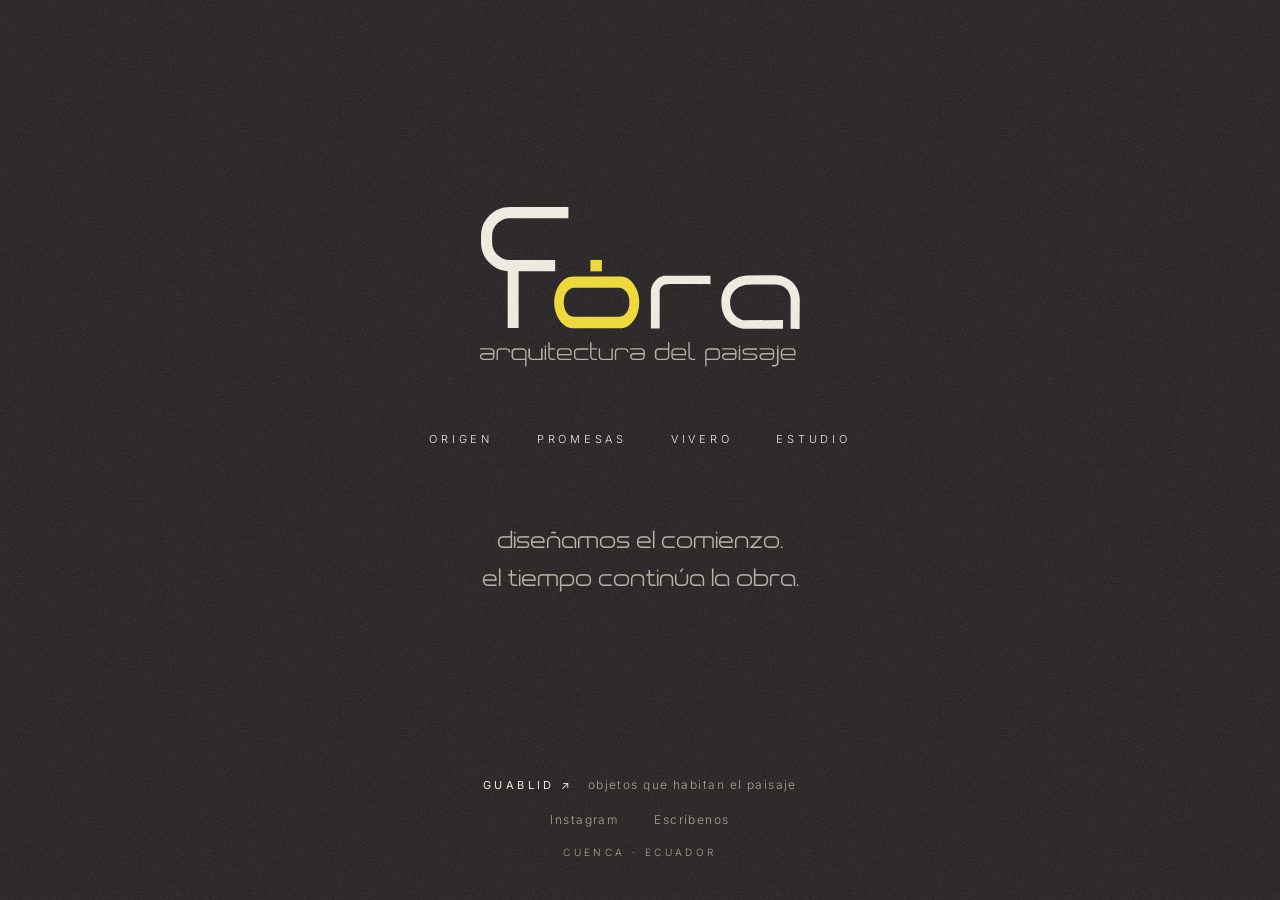
<file: index.html>
<!doctype html>
<html lang="es">
<head>
<meta charset="utf-8">
<meta name="viewport" content="width=device-width, initial-scale=1">
<title>FORA · Arquitectura del Paisaje</title>
<meta name="description" content="FORA, estudio de arquitectura del paisaje en Cuenca, Ecuador. Diseñamos el comienzo. El tiempo continúa la obra.">
<meta property="og:title" content="FORA · Arquitectura del Paisaje">
<meta property="og:description" content="Diseñamos el comienzo. El tiempo continúa la obra.">
<meta name="theme-color" content="#231F20">
<link rel="icon" href="/favicon.svg" type="image/svg+xml">
<link rel="icon" type="image/png" sizes="64x64" href="[data-uri]">
<link rel="apple-touch-icon" href="[data-uri]">
<link rel="preconnect" href="https://fonts.googleapis.com">
<link rel="preconnect" href="https://fonts.gstatic.com" crossorigin>
<link href="https://fonts.googleapis.com/css2?family=Inter:wght@300;400&display=swap" rel="stylesheet">
<link rel="stylesheet" href="/fora.css">
<style>
:root{--piedra:#231F20;--crema:#F4EFE4;--suave:#E4DED2;--gris:#A9A397;--linea:rgba(244,239,228,.22)}
*{box-sizing:border-box;margin:0;padding:0}
html,body{height:100%}
body{background:var(--piedra);color:var(--crema);font-family:Inter,system-ui,sans-serif;font-weight:300;-webkit-font-smoothing:antialiased;display:flex;flex-direction:column;min-height:100vh}
main{flex:1;display:flex;flex-direction:column;align-items:center;justify-content:center;text-align:center;padding:64px 24px 32px}
.logo-svg{display:block;width:clamp(230px,26vw,330px);height:auto}
.frase{font-family:"Fora Display",Inter,sans-serif;font-weight:300;text-transform:lowercase;font-size:clamp(16.5px,1.865vw,23.7px);line-height:1.6;color:#B8B2A6;margin-top:64px;max-width:420px}
nav{display:flex;gap:44px;margin-top:48px;flex-wrap:wrap;justify-content:center}
nav a{color:var(--crema);font-size:11px;letter-spacing:.34em;text-transform:uppercase;text-decoration:none;padding:12px 0;border-bottom:1px solid transparent;transition:border-color .3s}
nav a:hover{border-color:var(--linea)}
footer{text-align:center;padding:0 24px 40px;font-size:10px;letter-spacing:.34em;text-transform:uppercase;color:var(--gris);line-height:1.6}
footer a{color:inherit;text-decoration:none}
.pie{display:flex;justify-content:center;gap:36px;flex-wrap:wrap;margin-bottom:8px}
.pie a{color:var(--gris);font-size:12px;text-transform:none;letter-spacing:.12em;padding:6px 0;border-bottom:1px solid transparent;transition:border-color .3s}
.pie a:hover{border-color:var(--linea);color:var(--crema)}
.hermana{display:inline-block;margin-bottom:2px;padding:6px 0;border-bottom:1px solid transparent;transition:border-color .3s}
.hermana:hover{border-color:var(--linea)}
.hermana b{font-weight:400;color:var(--crema);font-size:11px;margin-right:14px}
.hermana span{text-transform:none;letter-spacing:.12em;font-size:12px;color:var(--gris)}
@media(max-width:600px){nav{display:grid;grid-template-columns:auto auto;gap:4px 48px}.frase{margin-top:48px}nav{margin-top:40px}}
</style>
</head>
<body>
<main>
  <h1><img class="logo-svg" src="/logo-fora.svg" alt="FORA arquitectura del paisaje"></h1>
  <nav>
    <a href="/origen/">Origen</a>
    <a href="/promesas/">Promesas</a>
    <a href="/vivero/">Vivero</a>
    <a href="/estudio/">Estudio</a>
  </nav>
  <p class="frase">diseñamos el comienzo.<br>el tiempo continúa la obra.</p>
</main>
<footer><a class="hermana" href="https://guablid.com" rel="noopener"><b>Guablid ↗</b><span>objetos que habitan el paisaje</span></a><div class="pie"><a href="https://www.instagram.com/fora_paisajismo/" rel="noopener">Instagram</a><a href="mailto:hola@forapaisaje.com">Escríbenos</a></div>Cuenca · Ecuador</footer>
</body>
</html>
</file>
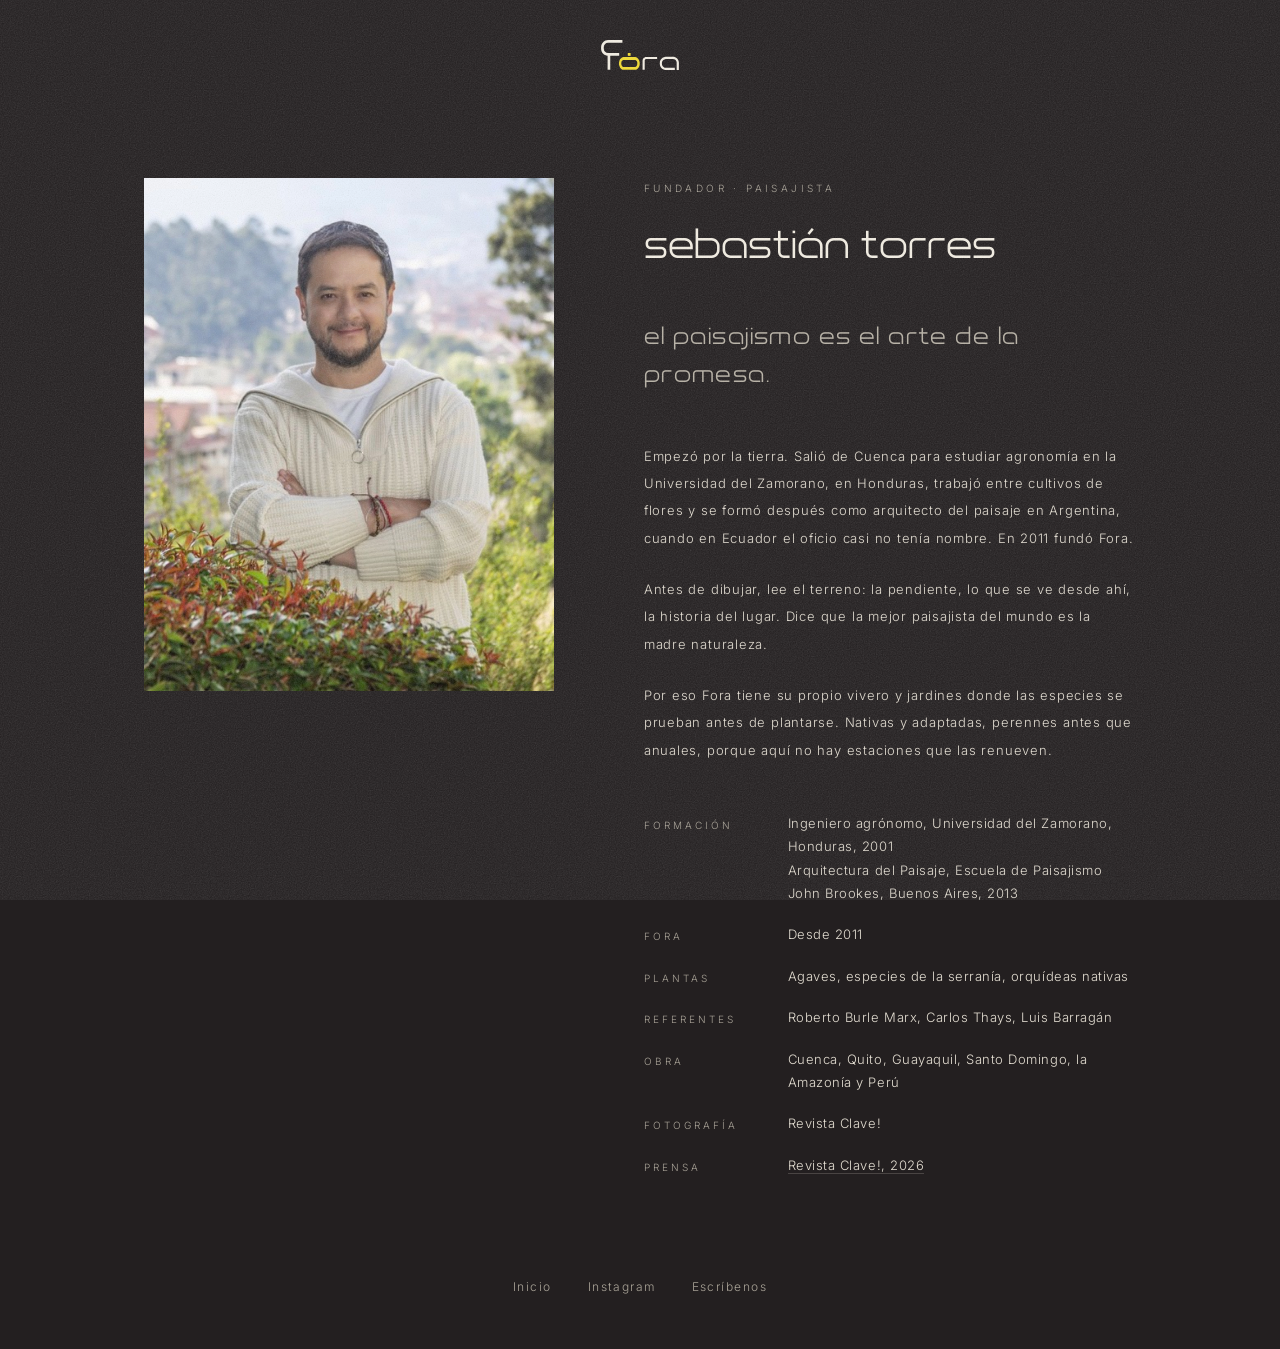
<file: estudio/index.html>
<!doctype html>
<html lang="es">
<head>
<meta charset="utf-8">
<meta name="viewport" content="width=device-width, initial-scale=1">
<title>Estudio · FORA</title>
<meta name="theme-color" content="#231F20">
<link rel="icon" href="/favicon.svg" type="image/svg+xml">
<link rel="preconnect" href="https://fonts.googleapis.com">
<link rel="preconnect" href="https://fonts.gstatic.com" crossorigin>
<link href="https://fonts.googleapis.com/css2?family=Inter:wght@300;400&display=swap" rel="stylesheet">
<link rel="stylesheet" href="/fora.css">
<style>
:root{--piedra:#231F20;--crema:#F4EFE4;--suave:#E4DED2;--gris:#A9A397;--desc:#B8B2A6;--linea:rgba(244,239,228,.18)}
*{box-sizing:border-box;margin:0;padding:0}
body{background:var(--piedra);color:var(--crema);font-family:Inter,system-ui,sans-serif;font-weight:300;-webkit-font-smoothing:antialiased}
a{color:inherit;text-decoration:none}
.top{display:flex;justify-content:center;padding:40px 24px 0}
.top img{height:30px;width:auto;display:block}
.aviso{text-align:center;font-size:10px;letter-spacing:.3em;text-transform:uppercase;color:var(--gris);margin-top:18px}
main{max-width:1040px;margin:0 auto;padding:clamp(72px,12vh,140px) 24px 96px;display:grid;grid-template-columns:minmax(0,5fr) minmax(0,6fr);gap:clamp(40px,7vw,96px);align-items:start}
.retrato{position:sticky;top:40px;aspect-ratio:4/5;background:#3a3536 url(/sebastian/image.jpg) 49.6% 58.7%/241.2% auto no-repeat}
.rol{font-size:10px;letter-spacing:.34em;text-transform:uppercase;color:var(--gris)}
h1{font-family:"Fora Display",Inter,sans-serif;font-weight:300;text-transform:lowercase;font-size:clamp(30px,3.4vw,40px);line-height:1.2;margin:14px 0 48px}
.cita{font-family:"Fora Display",Inter,sans-serif;text-transform:lowercase;font-size:clamp(16.5px,1.865vw,23.7px);line-height:1.6;color:#B8B2A6;margin-bottom:48px}
p{font-size:13px;line-height:2.1;letter-spacing:.06em;color:var(--suave);margin-bottom:24px}
.falta{color:var(--gris);font-style:italic}
dl{margin-top:48px;display:grid;grid-template-columns:120px 1fr;gap:18px 24px;font-size:13px;letter-spacing:.04em;line-height:1.8;color:var(--suave)}
dt{font-size:10px;letter-spacing:.3em;text-transform:uppercase;color:var(--gris);padding-top:4px}
nav.pie{display:flex;justify-content:center;gap:36px;padding:0 24px 48px;flex-wrap:wrap}
nav.pie a{font-size:12px;letter-spacing:.12em;color:var(--gris);padding:6px 0;border-bottom:1px solid transparent;transition:border-color .3s,color .3s}
nav.pie a:hover{border-color:var(--linea);color:var(--crema)}
@media(max-width:760px){main{grid-template-columns:1fr}.retrato{position:relative;top:0}dl{grid-template-columns:1fr;gap:4px}dt{margin-top:14px}}
</style>
</head>
<body>
<header class="top"><a href="/" aria-label="FORA, inicio"><img src="/logo-fora-palabra.svg" alt="Fora"></a></header>
<main>
  <figure class="retrato" role="img" aria-label="Sebastián Torres entre plantas, con Cuenca al fondo"></figure>
  <article>
    <p class="rol">fundador · paisajista</p>
    <h1>sebastián torres</h1>
    <p class="cita">el paisajismo es el arte de la promesa.</p>
    <p>Empezó por la tierra. Salió de Cuenca para estudiar agronomía en la Universidad del Zamorano, en Honduras, trabajó entre cultivos de flores y se formó después como arquitecto del paisaje en Argentina, cuando en Ecuador el oficio casi no tenía nombre. En 2011 fundó Fora.</p>
    <p>Antes de dibujar, lee el terreno: la pendiente, lo que se ve desde ahí, la historia del lugar. Dice que la mejor paisajista del mundo es la madre naturaleza.</p>
    <p>Por eso Fora tiene su propio vivero y jardines donde las especies se prueban antes de plantarse. Nativas y adaptadas, perennes antes que anuales, porque aquí no hay estaciones que las renueven.</p>
    <dl>
      <dt>formación</dt><dd>Ingeniero agrónomo, Universidad del Zamorano, Honduras, 2001<br>Arquitectura del Paisaje, Escuela de Paisajismo John Brookes, Buenos Aires, 2013</dd>
      <dt>fora</dt><dd>Desde 2011</dd>
      <dt>plantas</dt><dd>Agaves, especies de la serranía, orquídeas nativas</dd>
      <dt>referentes</dt><dd>Roberto Burle Marx, Carlos Thays, Luis Barragán</dd>
      <dt>obra</dt><dd>Cuenca, Quito, Guayaquil, Santo Domingo, la Amazonía y Perú</dd>
      <dt>fotografía</dt><dd>Revista Clave!</dd>
      <dt>prensa</dt><dd><a href="https://www.clave.com.ec/fora-paisajismo-el-arte-de-la-promesa/" rel="noopener" style="border-bottom:1px solid var(--linea)">Revista Clave!, 2026</a></dd>
    </dl>
  </article>
</main>
<nav class="pie"><a href="/">Inicio</a><a href="https://www.instagram.com/fora_paisajismo/" rel="noopener">Instagram</a><a href="mailto:hola@forapaisaje.com">Escríbenos</a></nav>
</body>
</html>
</file>
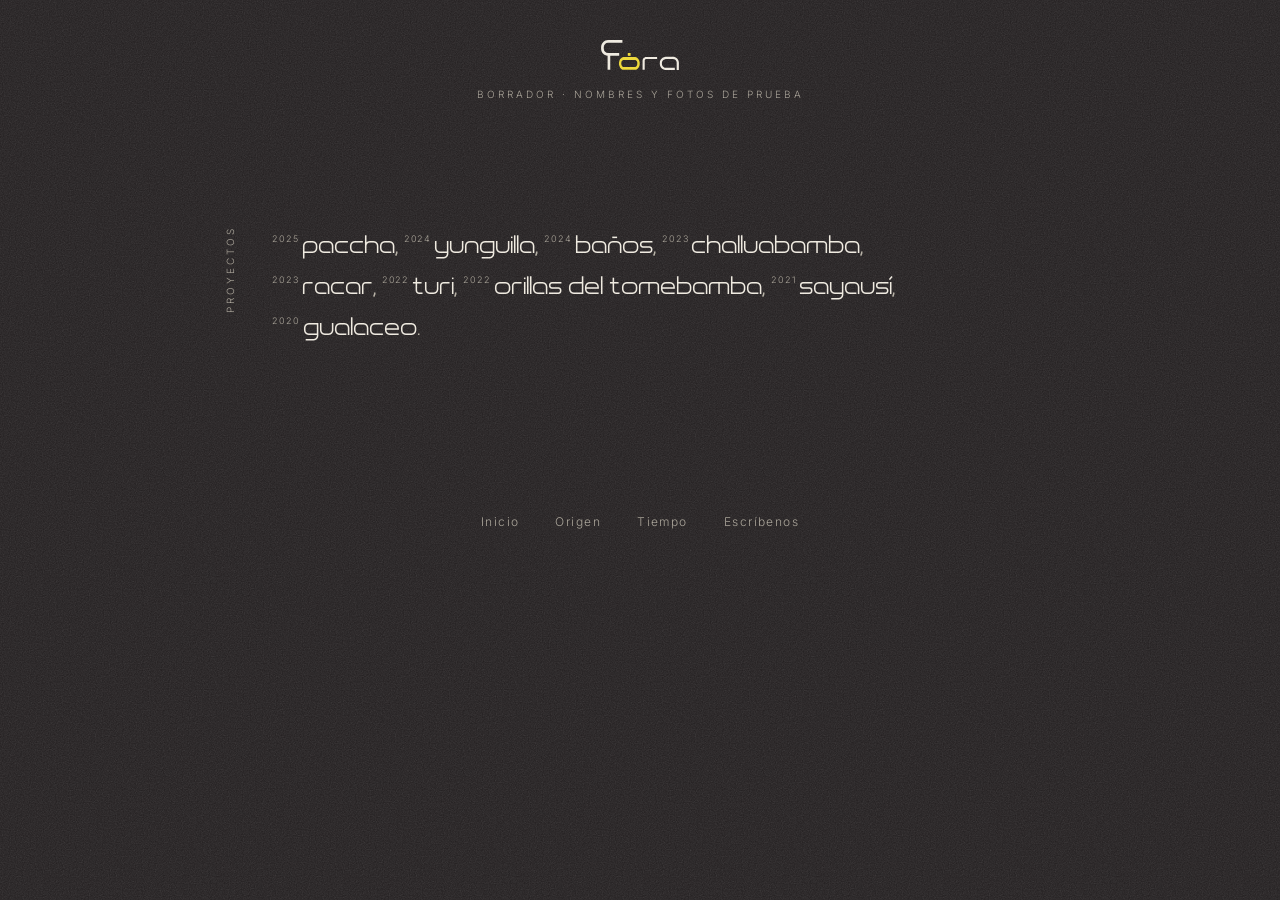
<file: jardines/index.html>
<!doctype html>
<html lang="es">
<head>
<meta charset="utf-8">
<meta name="viewport" content="width=device-width, initial-scale=1">
<title>Jardines · FORA</title>
<meta name="robots" content="noindex">
<meta name="theme-color" content="#231F20">
<link rel="icon" href="/favicon.svg" type="image/svg+xml">
<link rel="preconnect" href="https://fonts.googleapis.com">
<link rel="preconnect" href="https://fonts.gstatic.com" crossorigin>
<link href="https://fonts.googleapis.com/css2?family=Inter:wght@300;400&display=swap" rel="stylesheet">
<link rel="stylesheet" href="/fora.css">
<style>
:root{--piedra:#231F20;--crema:#F4EFE4;--suave:#E4DED2;--gris:#A9A397;--desc:#B8B2A6;--linea:rgba(244,239,228,.18)}
*{box-sizing:border-box;margin:0;padding:0}
body{background:var(--piedra);color:var(--crema);font-family:Inter,system-ui,sans-serif;font-weight:300;-webkit-font-smoothing:antialiased}
a{color:inherit;text-decoration:none}
.top{display:flex;justify-content:center;padding:40px 24px 0}
.top img{height:30px;width:auto;display:block}
.aviso{text-align:center;font-size:10px;letter-spacing:.3em;text-transform:uppercase;color:var(--gris);margin-top:18px}
main{max-width:880px;margin:0 auto;padding:clamp(72px,14vh,160px) 24px 96px}
.grupo{display:grid;grid-template-columns:28px 1fr;gap:20px;margin-bottom:64px}
.grupo .et{writing-mode:vertical-rl;transform:rotate(180deg);font-size:10px;letter-spacing:.3em;text-transform:uppercase;color:var(--gris);align-self:start}
.lista{font-family:"Fora Display",Inter,sans-serif;text-transform:lowercase;font-size:clamp(18px,1.9vw,24px);line-height:1.7;color:var(--crema);max-width:640px}
.lista a{display:inline;transition:opacity .3s}
.lista sup{font-family:Inter,sans-serif;font-size:9px;letter-spacing:.1em;color:var(--gris);vertical-align:top;position:relative;top:.55em;margin-right:3px}
.lista .p{color:var(--desc)}
.lista:hover a{opacity:.35}.lista a:hover{opacity:1}
#prev{position:fixed;width:300px;aspect-ratio:4/3;pointer-events:none;opacity:0;transition:opacity .25s;z-index:5;background-size:cover;background-position:center}
nav.pie{display:flex;justify-content:center;gap:36px;padding:0 24px 48px;flex-wrap:wrap}
nav.pie a{font-size:12px;letter-spacing:.12em;color:var(--gris);padding:6px 0;border-bottom:1px solid transparent;transition:border-color .3s,color .3s}
nav.pie a:hover{border-color:var(--linea);color:var(--crema)}
/* ficha */
#ficha{position:fixed;inset:0;background:var(--piedra);z-index:10;display:none;grid-template-columns:minmax(240px,300px) 1fr}
#ficha.on{display:grid}
.col{padding:40px 32px;display:flex;flex-direction:column;justify-content:space-between;border-right:1px solid var(--linea);overflow:auto}
.col h2{font-family:"Fora Display",Inter,sans-serif;font-weight:300;text-transform:lowercase;font-size:34px;line-height:1.1}
.datos{margin-top:40px}
.datos dt{font-size:10px;letter-spacing:.3em;text-transform:uppercase;color:var(--gris);margin-top:20px}
.datos dd{font-size:13px;letter-spacing:.04em;line-height:1.8;color:var(--suave)}
.lugar{font-size:13px;line-height:2;letter-spacing:.04em;color:var(--suave);margin-top:40px}
.cerrar{font-size:11px;letter-spacing:.34em;text-transform:uppercase;margin-top:40px;background:none;border:0;color:var(--crema);cursor:pointer;text-align:left;font-family:inherit}
.tira{display:flex;gap:12px;overflow-x:auto;overflow-y:hidden;height:100vh;padding:40px 40px 40px 12px;scroll-snap-type:x proximity;scrollbar-width:none}
.tira::-webkit-scrollbar{display:none}
.cuadro{flex:0 0 auto;height:100%;background-size:cover;background-position:center;scroll-snap-align:start;position:relative}
.cuadro span{position:absolute;left:12px;bottom:10px;font-size:10px;letter-spacing:.3em;text-transform:uppercase;color:rgba(244,239,228,.7)}
.flechas[hidden]{display:none!important}
.flechas{position:fixed;right:28px;bottom:24px;display:flex;gap:10px;z-index:11}
.flechas button{width:40px;height:40px;border-radius:50%;border:1px solid var(--linea);background:rgba(35,31,32,.6);color:var(--crema);font-size:16px;cursor:pointer}
@media(max-width:760px){
  #ficha.on{display:block;overflow-y:auto}
  .col{border-right:0;border-bottom:1px solid var(--linea);padding:28px 24px}
  .tira{height:62vh;padding:16px 24px}
  .flechas{display:none}
  
  #prev{display:none}
}
</style>
</head>
<body>
<header class="top"><a href="/" aria-label="FORA, inicio"><img src="/logo-fora-palabra.svg" alt="Fora"></a></header>
<p class="aviso">borrador · nombres y fotos de prueba</p>
<main>
  <section class="grupo"><span class="et">proyectos</span><p class="lista" id="proyectos"></p></section>
</main>
<nav class="pie"><a href="/">Inicio</a><a href="/origen/">Origen</a><a href="/tiempo/">Tiempo</a><a href="mailto:hola@forapaisaje.com">Escríbenos</a></nav>
<div id="prev"></div>

<section id="ficha" aria-modal="true" role="dialog">
  <div class="col">
    <div>
      <h2 id="f-nombre"></h2>
      <dl class="datos">
        <dt>lugar</dt><dd id="f-lugar"></dd>
        <dt>año</dt><dd id="f-anio"></dd>
        <dt>especies</dt><dd id="f-especies"></dd>
      </dl>
      <p class="lugar" id="f-texto"></p>
    </div>
    <button class="cerrar" id="cerrar">← jardines</button>
  </div>
  <div class="tira" id="tira"></div>
</section>
<div class="flechas" id="flechas" hidden><button id="ant" aria-label="anterior">←</button><button id="sig" aria-label="siguiente">→</button></div>

<script>
// ---- fotos de prueba: texturas generadas con los tonos de cada jardín ----
const PAL={
  humedo:['#2F4A2B','#56713A','#8BA05A','#C9C79A','#1E2B1C'],
  seco:['#7A6038','#B08B4F','#D9C08A','#5E6B45','#3B3226'],
  flor:['#5B3F6B','#9A6FA8','#C9A3C2','#5F7A45','#2E3324'],
  niebla:['#7F8784','#A9B2AC','#D3D6CE','#4E5A50','#2F3632'],
  espiga:['#B89A4A','#E0C978','#8C8A55','#F1E3B5','#4F4A2C']
};
function rnd(s){return()=>{s=(s*9301+49297)%233280;return s/233280}}
const GRANO="url(\"data:image/svg+xml;utf8,<svg xmlns='http://www.w3.org/2000/svg' width='220' height='220'><filter id='n'><feTurbulence type='fractalNoise' baseFrequency='.9' numOctaves='3'/><feColorMatrix values='0 0 0 0 0 0 0 0 0 0 0 0 0 0 0 0 0 0 .22 0'/></filter><rect width='100%' height='100%' filter='url(%23n)'/></svg>\")";
function textura(pal,seed){
  const r=rnd(seed),c=PAL[pal];let capas=[GRANO];
  for(let i=0;i<9;i++){const x=Math.round(r()*100),y=Math.round(r()*100),s=Math.round(25+r()*60);capas.push(`radial-gradient(${s}% ${Math.round(s*(.6+r()))}% at ${x}% ${y}%, ${c[i%5]} 0%, transparent 70%)`)}
  capas.push(`linear-gradient(${Math.round(r()*360)}deg, ${c[0]}, ${c[2]})`);
  return capas.join(',');
}
// ---- jardines (de prueba) ----
const J=[
 {id:'yunguilla',n:'Yunguilla',t:'priv',a:2024,l:'Yunguilla, Azuay',p:'seco',e:'Agave americana, Stipa ichu, Opuntia, Bougainvillea',x:'En Yunguilla el sol cae vertical y la lluvia llega tarde. El jardín aprendió a esperar.'},
 {id:'challuabamba',n:'Challuabamba',t:'priv',a:2023,l:'Challuabamba, Cuenca',p:'humedo',e:'Alnus acuminata, Chusquea, helechos, Salvia',x:'Un bosque de alisos que ya estaba ahí. Solo abrimos un claro para mirar.'},
 {id:'turi',n:'Turi',t:'priv',a:2022,l:'Turi, Cuenca',p:'espiga',e:'Calamagrostis, Stipa, Achillea, Echinacea',x:'Desde la loma se ve la ciudad entera. Las espigas se mueven con el mismo viento.'},
 {id:'paccha',n:'Paccha',t:'priv',a:2025,l:'Paccha, Cuenca',p:'flor',e:'Salvia, Verbena bonariensis, Tibouchina, Lavandula',x:'Un jardín que florece en morado cuando el resto del valle está seco.'},
 {id:'sayausi',n:'Sayausí',t:'priv',a:2021,l:'Sayausí, Cuenca',p:'niebla',e:'Polylepis, Puya, Espeletia, musgos',x:'A esta altura la neblina riega más que la lluvia.'},
 {id:'gualaceo',n:'Gualaceo',t:'priv',a:2020,l:'Gualaceo, Azuay',p:'humedo',e:'Citrus, Musa, Heliconia, Alocasia',x:'Junto al río, donde todo crece demasiado rápido.'},
 {id:'racar',n:'Racar',t:'pub',a:2023,l:'Racar, Cuenca',p:'espiga',e:'Festuca, Muehlenbeckia, Schinus molle',x:'Una plaza que se deja llenar de pasto alto.'},
 {id:'tomebamba',n:'Orillas del Tomebamba',t:'pub',a:2022,l:'Cuenca',p:'humedo',e:'Salix humboldtiana, Equisetum, Juncus',x:'El río decide dónde termina el jardín.'},
 {id:'banos',n:'Baños',t:'pub',a:2024,l:'Baños, Cuenca',p:'niebla',e:'Cortaderia, Agave, Echeveria',x:'Piedra, vapor y plantas que aguantan ambos.'}
];
function lista(el,arr){
  el.innerHTML=arr.map((j,i)=>`<a href="#${j.id}" data-id="${j.id}"><sup>${j.a}</sup>${j.n}</a><span class="p">${i<arr.length-1?', ':'.'}</span>`).join('');
}
lista(document.getElementById('proyectos'),[...J].sort((a,b)=>b.a-a.a));
// vista previa al pasar
const prev=document.getElementById('prev');
document.querySelectorAll('.lista a').forEach((a,i)=>{
  const j=J.find(x=>x.id===a.dataset.id);
  a.addEventListener('mouseenter',()=>{prev.style.backgroundImage=textura(j.p,j.a*7);prev.style.opacity=1});
  a.addEventListener('mouseleave',()=>prev.style.opacity=0);
  a.addEventListener('mousemove',e=>{prev.style.left=(e.clientX+24)+'px';prev.style.top=(e.clientY-120)+'px'});
});
// ficha
const ficha=document.getElementById('ficha'),tira=document.getElementById('tira'),fl=document.getElementById('flechas');
const ANCHOS=[2.2,1.5,.8,1.5,.75,1.2,.9]; const ET=['paisaje','recorrido','planta','textura','detalle','luz','hoja'];
function abrir(id){
  const j=J.find(x=>x.id===id); if(!j) return cerrar();
  document.getElementById('f-nombre').textContent=j.n;
  document.getElementById('f-lugar').textContent=j.l;
  document.getElementById('f-anio').textContent=j.a;
  document.getElementById('f-especies').textContent=j.e;
  document.getElementById('f-texto').textContent=j.x;
  tira.innerHTML=ANCHOS.map((w,i)=>`<div class="cuadro" style="aspect-ratio:${w}"><span>${ET[i]}</span></div>`).join('');
  tira.querySelectorAll('.cuadro').forEach((c,i)=>c.style.backgroundImage=textura(j.p,j.a+i*53));
  tira.scrollLeft=0; ficha.classList.add('on'); fl.hidden=false; document.body.style.overflow='hidden';
  document.title=j.n+' · Jardines · FORA';
}
function cerrar(){ficha.classList.remove('on');fl.hidden=true;document.body.style.overflow='';document.title='Jardines · FORA';if(location.hash)history.pushState('',document.title,location.pathname)}
window.addEventListener('hashchange',()=>location.hash?abrir(location.hash.slice(1)):cerrar());
if(location.hash) abrir(location.hash.slice(1));
document.getElementById('cerrar').onclick=cerrar;
document.addEventListener('keydown',e=>{if(!ficha.classList.contains('on'))return;if(e.key==='Escape')cerrar();if(e.key==='ArrowRight')tira.scrollBy({left:innerWidth*.6,behavior:'smooth'});if(e.key==='ArrowLeft')tira.scrollBy({left:-innerWidth*.6,behavior:'smooth'})});
document.getElementById('sig').onclick=()=>tira.scrollBy({left:innerWidth*.6,behavior:'smooth'});
document.getElementById('ant').onclick=()=>tira.scrollBy({left:-innerWidth*.6,behavior:'smooth'});
// la rueda del mouse avanza la tira de lado
tira.addEventListener('wheel',e=>{if(Math.abs(e.deltaY)>Math.abs(e.deltaX)&&innerWidth>760){tira.scrollLeft+=e.deltaY;e.preventDefault()}},{passive:false});
</script>
</body>
</html>
</file>
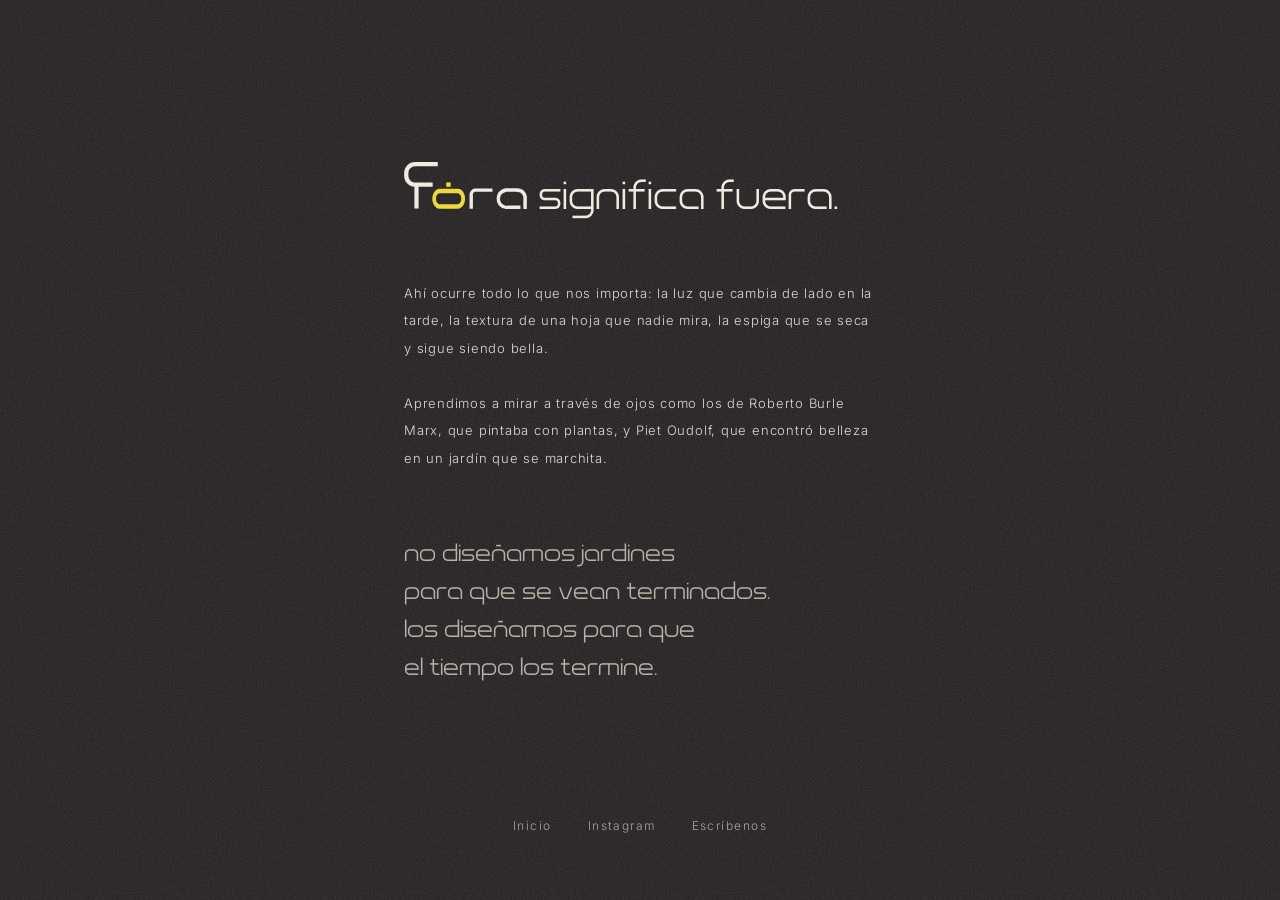
<file: origen/index.html>
<!doctype html>
<html lang="es">
<head>
<meta charset="utf-8">
<meta name="viewport" content="width=device-width, initial-scale=1">
<title>Origen · FORA</title>
<meta name="description" content="Fora significa fuera. No diseñamos jardines para que se vean terminados. Los diseñamos para que el tiempo los termine.">
<meta property="og:title" content="Origen · FORA">
<meta property="og:description" content="Fora significa fuera.">
<meta name="theme-color" content="#231F20">
<link rel="icon" href="/favicon.svg" type="image/svg+xml">
<link rel="icon" type="image/png" sizes="64x64" href="[data-uri]">
<link rel="apple-touch-icon" href="[data-uri]">
<link rel="preconnect" href="https://fonts.googleapis.com">
<link rel="preconnect" href="https://fonts.gstatic.com" crossorigin>
<link href="https://fonts.googleapis.com/css2?family=Inter:wght@300;400&display=swap" rel="stylesheet">
<link rel="stylesheet" href="/fora.css">
<style>
:root{--piedra:#231F20;--crema:#F4EFE4;--suave:#E4DED2;--gris:#A9A397;--linea:rgba(244,239,228,.22)}
*{box-sizing:border-box;margin:0;padding:0}
body{background:var(--piedra);color:var(--crema);font-family:Inter,system-ui,sans-serif;font-weight:300;-webkit-font-smoothing:antialiased}
article{max-width:520px;margin:0 auto;padding:clamp(96px,18vh,180px) 24px 96px}
h1{font-family:"Fora Display",Inter,sans-serif;font-weight:300;font-size:clamp(30px,3.4vw,40px);line-height:1.3;text-transform:lowercase;color:var(--crema);margin-bottom:56px}
h1 a{display:inline-block;margin-right:.28em}
.palabra{height:1.18em;width:auto;vertical-align:0}
p{font-size:13px;line-height:2.1;letter-spacing:.06em;color:var(--suave);margin-bottom:28px}
.cierre{font-family:"Fora Display",Inter,sans-serif;text-transform:lowercase;letter-spacing:0;font-size:clamp(16.5px,1.865vw,23.7px);line-height:1.6;color:#B8B2A6;margin-top:64px}
nav.pie{display:flex;justify-content:center;gap:36px;padding:0 24px 48px;flex-wrap:wrap}
nav.pie a{font-size:12px;letter-spacing:.12em;color:var(--gris);text-decoration:none;padding:6px 0;border-bottom:1px solid transparent;transition:border-color .3s,color .3s}
nav.pie a:hover{border-color:var(--linea);color:var(--crema)}
@media(max-width:600px){}
</style>
</head>
<body>
<article>
  <h1><a href="/" aria-label="FORA, inicio"><img class="palabra" src="/logo-fora-palabra.svg" alt="Fora"></a>significa fuera.</h1>
  <p>Ahí ocurre todo lo que nos importa: la luz que cambia de lado en la tarde, la textura de una hoja que nadie mira, la espiga que se seca y sigue siendo bella.</p>
  <p>Aprendimos a mirar a través de ojos como los de Roberto Burle Marx, que pintaba con plantas, y Piet Oudolf, que encontró belleza en un jardín que se marchita.</p>
  <p class="cierre">no diseñamos jardines<br>para que se vean terminados.<br>los diseñamos para que<br>el tiempo los termine.</p>
</article>
<nav class="pie">
  <a href="/">Inicio</a>
  <a href="https://www.instagram.com/fora_paisajismo/" rel="noopener">Instagram</a>
  <a href="mailto:hola@forapaisaje.com">Escríbenos</a>
</nav>
</body>
</html>
</file>
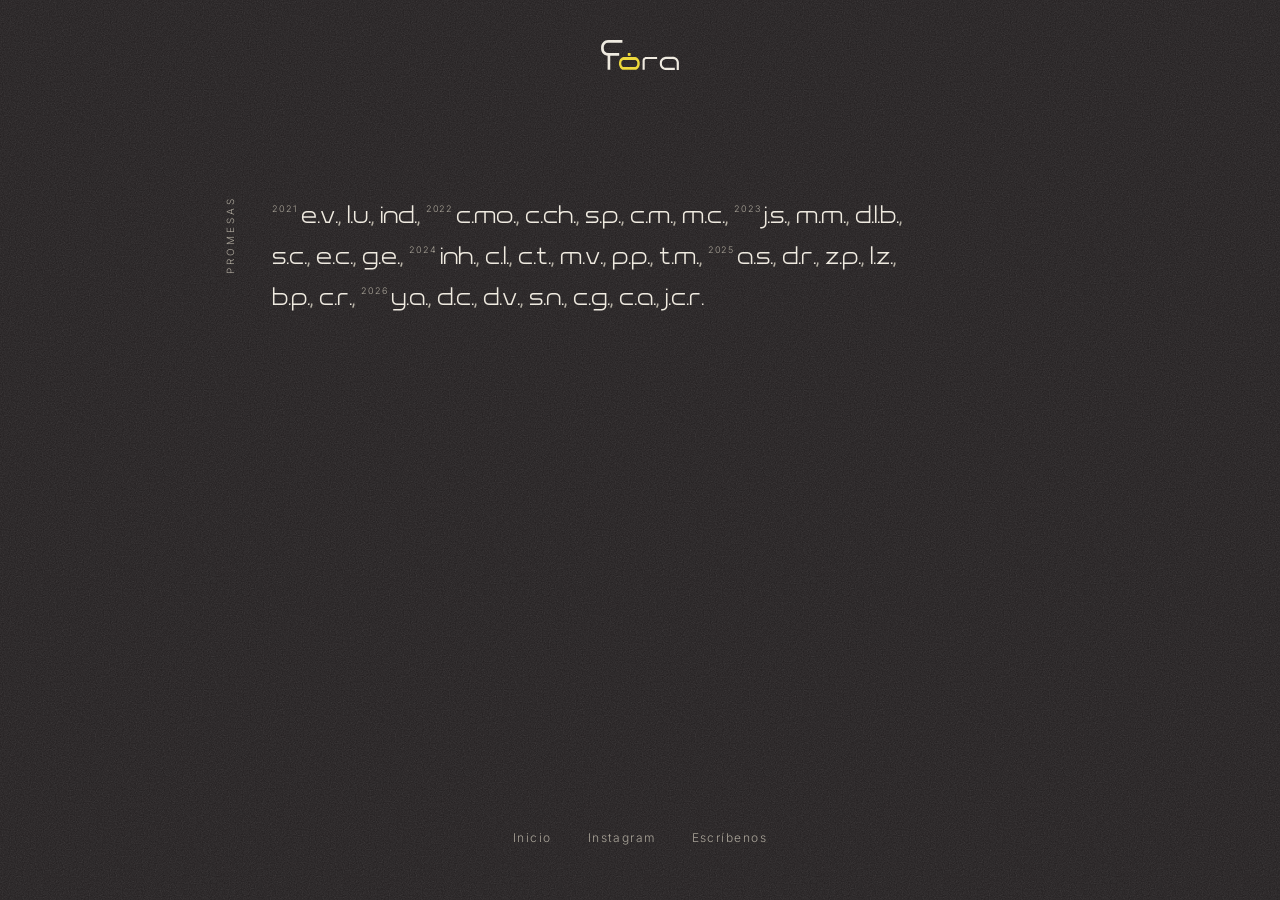
<file: promesas/index.html>
<!doctype html>
<html lang="es">
<head>
<meta charset="utf-8">
<meta name="viewport" content="width=device-width, initial-scale=1">
<title>Promesas · FORA</title>
<meta name="description" content="Promesas: jardines dibujados por FORA, estudio de arquitectura del paisaje en Cuenca, Ecuador. Renders de proyectos de 2021 a 2026.">
<meta property="og:title" content="Promesas · FORA">
<meta property="og:description" content="Antes de que exista el jardín, existe el dibujo.">
<meta name="theme-color" content="#231F20">
<link rel="icon" href="/favicon.svg" type="image/svg+xml">
<link rel="preconnect" href="https://fonts.googleapis.com">
<link rel="preconnect" href="https://fonts.gstatic.com" crossorigin>
<link href="https://fonts.googleapis.com/css2?family=Inter:wght@300;400&display=swap" rel="stylesheet">
<link rel="stylesheet" href="/fora.css">
<style>
:root{--piedra:#231F20;--crema:#F4EFE4;--suave:#E4DED2;--gris:#A9A397;--desc:#B8B2A6;--linea:rgba(244,239,228,.18)}
*{box-sizing:border-box;margin:0;padding:0}
body{background:var(--piedra);color:var(--crema);font-family:Inter,system-ui,sans-serif;font-weight:300;-webkit-font-smoothing:antialiased}
body{min-height:100vh;min-height:100dvh;display:flex;flex-direction:column}
a{color:inherit;text-decoration:none}
.top{display:flex;justify-content:center;padding:40px 24px 0}
.top img{height:30px;width:auto;display:block}
.aviso{text-align:center;font-size:10px;letter-spacing:.3em;text-transform:uppercase;color:var(--gris);margin-top:18px}
main{flex:1 0 auto;width:100%;max-width:880px;margin:0 auto;padding:clamp(72px,14vh,160px) 24px 96px}
.grupo{display:grid;grid-template-columns:28px 1fr;gap:20px;margin-bottom:64px}
.grupo .et{writing-mode:vertical-rl;transform:rotate(180deg);font-size:10px;letter-spacing:.3em;text-transform:uppercase;color:var(--gris);align-self:start}
.lista{font-family:"Fora Display",Inter,sans-serif;text-transform:lowercase;font-size:clamp(18px,1.9vw,24px);line-height:1.7;color:var(--crema);max-width:640px}
.lista a{display:inline;transition:opacity .3s}
.lista sup{font-family:Inter,sans-serif;font-size:9px;letter-spacing:.1em;color:var(--gris);vertical-align:top;position:relative;top:.55em;margin-right:3px}
.lista .p{color:var(--desc)}
.lista:hover a{opacity:.35}.lista a:hover{opacity:1}
#prev{position:fixed;width:300px;aspect-ratio:4/3;pointer-events:none;opacity:0;transition:opacity .25s;z-index:5;background-size:cover;background-position:center}
nav.pie{display:flex;justify-content:center;gap:36px;padding:0 24px 48px;flex-wrap:wrap}
nav.pie a{font-size:12px;letter-spacing:.12em;color:var(--gris);padding:6px 0;border-bottom:1px solid transparent;transition:border-color .3s,color .3s}
nav.pie a:hover{border-color:var(--linea);color:var(--crema)}
/* ficha */
#ficha{position:fixed;inset:0;background:var(--piedra);z-index:10;display:none;grid-template-columns:minmax(240px,300px) 1fr}
#ficha.on{display:grid}
.col{padding:40px 32px;display:flex;flex-direction:column;justify-content:space-between;border-right:1px solid var(--linea);overflow:auto}
.col h2{font-family:"Fora Display",Inter,sans-serif;font-weight:300;text-transform:lowercase;font-size:34px;line-height:1.1}
.datos{margin-top:40px}
.datos dt{font-size:10px;letter-spacing:.3em;text-transform:uppercase;color:var(--gris);margin-top:20px}
.datos dd{font-size:13px;letter-spacing:.04em;line-height:1.8;color:var(--suave)}
.lugar{font-size:13px;line-height:2;letter-spacing:.04em;color:var(--suave);margin-top:40px}
.cerrar{font-size:11px;letter-spacing:.34em;text-transform:uppercase;margin-top:40px;background:none;border:0;color:var(--crema);cursor:pointer;text-align:left;font-family:inherit}
.tira{display:flex;gap:12px;overflow-x:auto;overflow-y:hidden;height:100vh;padding:40px 40px 40px 12px;scroll-snap-type:x proximity;scrollbar-width:none}
.tira::-webkit-scrollbar{display:none}
.cuadro{flex:0 0 auto;height:auto;align-self:center;aspect-ratio:16/9;width:min(calc(100vw - 400px),calc((100vh - 80px)*16/9));background-size:cover;background-position:center;scroll-snap-align:start;position:relative}
.cuadro span{position:absolute;left:12px;bottom:10px;font-size:10px;letter-spacing:.3em;text-transform:uppercase;color:rgba(244,239,228,.7)}
.flechas[hidden]{display:none!important}
.flechas{position:fixed;right:28px;bottom:24px;display:flex;gap:10px;z-index:11}
.flechas button{width:40px;height:40px;border-radius:50%;border:1px solid var(--linea);background:rgba(35,31,32,.6);color:var(--crema);font-size:16px;cursor:pointer}
@media(max-width:760px){
  #ficha.on{display:block;overflow-y:auto}
  .col{border-right:0;border-bottom:1px solid var(--linea);padding:28px 24px}
  .tira{height:62vh;padding:16px 24px}
  .flechas{display:none}
  
  #prev{display:none}
}
@media(max-width:760px){.cuadro{max-width:none;height:auto;width:86vw}.tira{height:auto;padding:16px 24px;scroll-padding-left:24px}}
</style>
</head>
<body>
<header class="top"><a href="/" aria-label="FORA, inicio"><img src="/logo-fora-palabra.svg" alt="Fora"></a></header>
<main>
  <section class="grupo"><span class="et">promesas</span><p class="lista" id="proyectos"></p></section>
</main>
<nav class="pie"><a href="/">Inicio</a><a href="https://www.instagram.com/fora_paisajismo/" rel="noopener">Instagram</a><a href="mailto:hola@forapaisaje.com">Escríbenos</a></nav>
<div id="prev"></div>

<section id="ficha" aria-modal="true" role="dialog">
  <div class="col">
    <div>
      <h2 id="f-nombre"></h2>
      <dl class="datos">
        <dt>año</dt><dd id="f-anio"></dd>
        <dt>tipo</dt><dd id="f-tipo"></dd>
        <dt>estado</dt><dd>Render</dd>
      </dl>
      <p class="lugar" id="f-texto"></p>
    </div>
    <button class="cerrar" id="cerrar">← promesas</button>
  </div>
  <div class="tira" id="tira"></div>
</section>
<div class="flechas" id="flechas" hidden><button id="ant" aria-label="anterior">←</button><button id="sig" aria-label="siguiente">→</button></div>

<script>
// cada promesa: siglas del proyecto (nunca nombres de clientes), año y sus renders
const J=[
 {id:'ya-2026',n:'Y.A.',a:2026,t:'Residencial',x:'El bosque húmedo entra hasta la puerta. Helechos y flores rojas bajo copas altas, un fogón hundido y caminos de adoquín que siguen la curva del terreno.',r:['2026-ya-1','2026-ya-2','2026-ya-3','2026-ya-4','2026-ya-5','2026-ya-6']},
 {id:'dc-2026',n:'D.C.',a:2026,t:'Residencial',x:'Una casa de vidrio sobre un terreno que cae. Muros de piedra contienen la pendiente y se cubren de flores, islas de plantación flotan en la grava y una fila de cipreses cierra el jardín.',r:['2026-dc-1','2026-dc-2','2026-dc-3','2026-dc-4','2026-dc-5','2026-dc-6']},
 {id:'dv-2026',n:'D.V.',a:2026,t:'Residencial',x:'Un jardín de flores en cascada. Gradas de ladrillo sobre muros de piedra, senderos de grava que bajan entre masas de color y una galería abierta desde donde se mira todo.',r:['2026-dv-1','2026-dv-2','2026-dv-3','2026-dv-4','2026-dv-5','2026-dv-6']},
 {id:'sn-2026',n:'S.N.',a:2026,t:'Residencial',x:'Casa blanca de tejas, jardín de altura y luz. Árboles de copa plana, palmeras en el eje de la fachada, piedras grandes entre helechos y hortensias azules a la sombra.',r:['2026-sn-1','2026-sn-2','2026-sn-3','2026-sn-4','2026-sn-5','2026-sn-6']},
 {id:'cg-2026',n:'C.G.',a:2026,t:'Café',x:'Un café que es, ante todo, un jardín. Mesas bajo árboles viejos, cipreses como columnas y una base de agaves y plantas plateadas que piden poca agua.',r:['2026-cg-1','2026-cg-2','2026-cg-3','2026-cg-4','2026-cg-5','2026-cg-6']},
 {id:'ca-2026',n:'C.A.',a:2026,t:'Residencial',x:'Un jardín de un solo gesto: la curva. El césped se ondula entre muros de hiedra, las flores azules dibujan el borde y unas piedras blancas invitan a sentarse.',r:['2026-ca-1','2026-ca-2','2026-ca-3','2026-ca-4','2026-ca-5','2026-ca-6']},
 {id:'jcr-2026',n:'J.C.R.',a:2026,t:'Residencial',x:'Un sendero de grava que sube desde la casa y se pierde entre los árboles. Gradas de adoquín en marcos de acero, plumeros de cortadera, gramíneas rosadas y espigas rojas acompañan el paso.',r:['2026-jcr-1','2026-jcr-2','2026-jcr-3','2026-jcr-4']},
 {id:'as-2025',n:'A.S.',a:2025,t:'Retiro',x:'Un jardín para estar en silencio. Senderos de piedra que se curvan sin prisa bajo árboles viejos, bancas para detenerse y un pabellón de madera abierto al agua.',r:['2025-as-1','2025-as-2','2025-as-3','2025-as-4','2025-as-5','2025-as-6']},
 {id:'dr-2025',n:'D.R.',a:2025,t:'Residencial',x:'La pendiente se vuelve recorrido. Gradas de piedra entre hortensias y salvias, muros cubiertos de enredaderas, lajas sueltas sobre el césped y un fogón recogido por una banca curva.',r:['2025-dr-1','2025-dr-2','2025-dr-3','2025-dr-4','2025-dr-5','2025-dr-6']},
 {id:'zp-2025',n:'Z.P.',a:2025,t:'Residencial',x:'Arquitectura de piedra clara, jardín de gramíneas. Texturas finas que se mueven con el viento, salvias moradas al pie de los muros y una terraza de macetas escultóricas con árboles de copa abierta.',r:['2025-zp-1','2025-zp-2','2025-zp-3','2025-zp-4','2025-zp-5','2025-zp-6']},
 {id:'lz-2025',n:'L.Z.',a:2025,t:'Residencial',x:'Influencia japonesa en clave andina. Boj en esferas, piedras planas y fuego sobre grava; en el patio, un solo árbol hace de pintura.',r:['2025-lz-1','2025-lz-2','2025-lz-3','2025-lz-4','2025-lz-5','2025-lz-6']},
 {id:'bp-2025',n:'B.P.',a:2025,t:'Residencial',x:'Cipreses que flanquean la entrada como columnas y repiten su ritmo a lo largo del muro verde. Bordes de flores magenta y moradas, un árbol solo sobre su isla de piedra y un fogón recogido en una curva de grava.',r:['2025-bp-1','2025-bp-2','2025-bp-3','2025-bp-4','2025-bp-5','2025-bp-6']},
 {id:'cr-2025',n:'C.R.',a:2025,t:'Residencial',x:'Una casa de muros que se resuelve en patios. Setos y hiedra cierran cada cuarto exterior: una sala sobre madera bajo árboles en flor, un patio de piedras y lavandas alrededor de un árbol y un jacuzzi a la sombra del alero.',r:['2025-cr-1','2025-cr-2','2025-cr-3','2025-cr-4','2025-cr-5','2025-cr-6']},
 {id:'inh-2024',n:'INH.',a:2024,t:'Glamping',x:'La arquitectura es efímera; el jardín la ancla. Planos de piedra, agua quieta y vegetación nativa hacen que el domo se sienta posado, no construido.',r:['2024-inh-1','2024-inh-2','2024-inh-3','2024-inh-4','2024-inh-5','2024-inh-6']},
 {id:'cl-2024',n:'C.L.',a:2024,t:'Residencial',x:'Un jardín que se recorre por niveles. Una banca curva abraza el fuego, senderos de grava atraviesan masas de perennes y gramíneas, y bajo los árboles la huerta crece en cajones elevados.',r:['2024-cl-1','2024-cl-2','2024-cl-3','2024-cl-4','2024-cl-5','2024-cl-6']},
 {id:'ct-2024',n:'C.T.',a:2024,t:'Residencial',x:'Vidrio, madera y una escalera que se vuelve jardín. Un muro verde y follaje grande entran por el centro de la casa; afuera, salvias y gramíneas bordean el césped y una terraza de madera con asientos como piedras blancas.',r:['2024-ct-1','2024-ct-2','2024-ct-3','2024-ct-4','2024-ct-5','2024-ct-6']},
 {id:'mv-2024',n:'M.V.',a:2024,t:'Residencial',x:'Un patio de grava sin adornos y un solo árbol en su anillo de piedra. Alrededor, bordes de salvias y perennes en tonos morados, un estanque entre rocas y un césped largo que deja respirar la casa.',r:['2024-mv-1','2024-mv-2','2024-mv-3','2024-mv-4','2024-mv-5','2024-mv-6']},
 {id:'pp-2024',n:'P.P.',a:2024,t:'Residencial',x:'Un jardín de cuartos. Ladrillo, hiedra y lavanda arman rincones con distinta luz: la sala junto al fuego, el huerto en cajones, el paso entre muros verdes.',r:['2024-pp-1','2024-pp-2','2024-pp-3','2024-pp-4','2024-pp-5','2024-pp-6']},
 {id:'tm-2024',n:'T.M.',a:2024,t:'Residencial',x:'Un patio pequeño que se lee como claro de bosque. El muro verde cierra, los árboles de hoja roja dan el contrapunto y las salvias suavizan la línea recta.',r:['2024-tm-1','2024-tm-2','2024-tm-3','2024-tm-4','2024-tm-5','2024-tm-6']},
 {id:'js-2023',n:'J.S.',a:2023,t:'Residencial',x:'Un jardín de llanura con una sola geometría: el círculo. Lo repiten el jacuzzi, el árbol en su isla de grava y la orilla del lago; los sauces ponen sombra y movimiento.',r:['2023-js-1','2023-js-2','2023-js-3','2023-js-4','2023-js-5','2023-js-6']},
 {id:'mm-2023',n:'M.M.',a:2023,t:'Residencial',x:'Árboles de copa escultórica colocados como piezas, cada uno con su lugar. Caminos curvos de grava y lajas redondas los enlazan con un jardín de rocas, una huerta en cajones junto a la mesa y un patio que gira alrededor de un solo árbol.',r:['2023-mm-1','2023-mm-2','2023-mm-3','2023-mm-4','2023-mm-5','2023-mm-6']},
 {id:'dlb-2023',n:'D.L.B.',a:2023,t:'Residencial',x:'Un arroyo seco atraviesa el césped y lleva la mirada al bosque. Rocas grandes, gramíneas sueltas y un fogón de piedra hacen que la casa parezca haber llegado después.',r:['2023-dlb-1','2023-dlb-2','2023-dlb-3','2023-dlb-4','2023-dlb-5','2023-dlb-6']},
 {id:'sc-2023',n:'S.C.',a:2023,t:'Residencial',x:'Una casa oscura pide un jardín de sombras. Gradas de césped que bajan como anfiteatro, jardineras de hormigón y un patio interior donde el agua guarda silencio.',r:['2023-sc-1','2023-sc-2','2023-sc-3','2023-sc-4','2023-sc-5','2023-sc-6']},
 {id:'ec-2023',n:'E.C.',a:2023,t:'Residencial',x:'El agua es el centro. Un estanque abraza la casa con pasos de piedra sobre su superficie, y la llegada se resuelve con un árbol solo en su isla de adoquín.',r:['2023-ec-1','2023-ec-2','2023-ec-3','2023-ec-4','2023-ec-5','2023-ec-6']},
 {id:'ge-2023',n:'G.E.',a:2023,t:'Residencial',x:'Un jardín de sombra y contraste. Palmeras y helechos bajo copas amplias, masas de flores moradas y rojas, un sendero curvo que cruza un pequeño puente y una sala que se abre bajo el árbol.',r:['2023-ge-1','2023-ge-2','2023-ge-3','2023-ge-4','2023-ge-5','2023-ge-6']},
 {id:'cmo-2022',n:'C.MO.',a:2022,t:'Residencial',x:'El muro de piedra sostiene la ladera y el jardín la habita. Esferas de boj, hojas en espada y masas de salvia y lavanda se escalonan a su pie; al centro, un fogón hundido en el césped recoge el lugar.',r:['2022-cmo-1','2022-cmo-2','2022-cmo-3','2022-cmo-4','2022-cmo-5','2022-cmo-6']},
 {id:'cch-2022',n:'C.CH.',a:2022,t:'Residencial',x:'Arquitectura de techos afilados, jardín de formas redondas. Un muro verde recibe la llegada, esferas de boj y helechos bajan con las gradas y un espejo de agua duplica la casa; bajo los pinos, dos círculos de grava guardan el fuego.',r:['2022-cch-1','2022-cch-2','2022-cch-3','2022-cch-4','2022-cch-5','2022-cch-6']},
 {id:'sp-2022',n:'S.P.',a:2022,t:'Residencial',x:'Un jardín de estaciones. El cerezo marca el ritmo del año, las rocas lo detienen y los pasos de laja dibujan una ruta lenta que termina en el agua.',r:['2022-sp-1','2022-sp-2','2022-sp-3','2022-sp-4','2022-sp-5','2022-sp-6']},
 {id:'cm-2022',n:'C.M.',a:2022,t:'Residencial',x:'La casa de patio pedía un jardín de claustro. Lavandas en masa contra los muros blancos, grava para la llegada y, al centro, un solo árbol que ordena todo.',r:['2022-cm-1','2022-cm-2','2022-cm-3','2022-cm-4','2022-cm-5','2022-cm-6']},
 {id:'mc-2022',n:'M.C.',a:2022,t:'Terraza',x:'Una azotea en plena ciudad convertida en jardín. Un sofá curvo abraza el fuego sobre la madera, un muro verde con flores rojas cierra el fondo y jardineras de gramíneas y arbustos redondos suavizan los bordes.',r:['2022-mc-1','2022-mc-2','2022-mc-3','2022-mc-4','2022-mc-5','2022-mc-6']},
 {id:'ev-2021',n:'E.V.',a:2021,t:'Residencial',x:'La casa no se impone a la ladera: se acomoda en ella. Las perennes suben por el talud y la celosía de ladrillo filtra un patio de sombra donde la luz llega a pedazos.',r:['2021-ev-1','2021-ev-2','2021-ev-3','2021-ev-4','2021-ev-5','2021-ev-6']},
 {id:'lu-2021',n:'L.U.',a:2021,t:'Residencial',x:'Las terrazas de la casa se repiten en el jardín. Bordes de perennes que bajan la pendiente en franjas, como curvas de nivel, hasta disolverse en el prado.',r:['2021-lu-1','2021-lu-2','2021-lu-3','2021-lu-4','2021-lu-5']},
 {id:'ind-2021',n:'IND.',a:2021,t:'Industrial',x:'Una nave de escala enorme, resuelta con una idea simple: que el bosque la abrace. El acceso se vuelve alameda y las copas bajan la escala de la industria a la del cuerpo.',r:['2021-ind-1','2021-ind-2','2021-ind-3','2021-ind-4','2021-ind-5']}
];
function lista(el,arr){
  el.innerHTML=arr.map((j,i)=>`<a href="#${j.id}" data-id="${j.id}">${i===0||arr[i-1].a!==j.a?`<sup>${j.a}</sup>`:''}${j.n}</a><span class="p">${i<arr.length-1?', ':(j.n.endsWith('.')?'':'.')}</span>`).join('');
}
lista(document.getElementById('proyectos'),[...J].sort((a,b)=>a.a-b.a));
const url=f=>`/promesas/${f}.jpg`;
// vista previa al pasar: el primer render
const prev=document.getElementById('prev');
document.querySelectorAll('.lista a').forEach(a=>{
  const j=J.find(x=>x.id===a.dataset.id);
  a.addEventListener('mouseenter',()=>{prev.style.backgroundImage=`url(${url(j.r[0])})`;prev.style.opacity=1});
  a.addEventListener('mouseleave',()=>prev.style.opacity=0);
  a.addEventListener('mousemove',e=>{prev.style.left=(e.clientX+24)+'px';prev.style.top=(e.clientY-120)+'px'});
});
const ficha=document.getElementById('ficha'),tira=document.getElementById('tira'),fl=document.getElementById('flechas');
function abrir(id){
  const j=J.find(x=>x.id===id); if(!j) return cerrar();
  document.getElementById('f-nombre').textContent=j.n;
  document.getElementById('f-anio').textContent=j.a;
  document.getElementById('f-tipo').textContent=j.t;
  document.getElementById('f-texto').textContent=j.x;
  tira.innerHTML=j.r.map((f,i)=>`<div class="cuadro" role="img" aria-label="render ${j.n} ${i+1}" style="background-image:url(${url(f)})"><span>${String(i+1).padStart(2,'0')} / ${String(j.r.length).padStart(2,'0')}</span></div>`).join('');
  ficha.classList.add('on'); tira.scrollTo({left:0,behavior:'instant'}); requestAnimationFrame(()=>tira.scrollTo({left:0,behavior:'instant'})); fl.hidden=j.r.length<2; document.body.style.overflow='hidden';
  document.title=j.n+' · Promesas · FORA';
  iniciarAuto();
}
function cerrar(){detenerAuto();tira.scrollTo({left:0,behavior:'instant'});ficha.classList.remove('on');fl.hidden=true;document.body.style.overflow='';document.title='Promesas · FORA';if(location.hash)history.pushState('',document.title,location.pathname)}
// las fotos corren solas cada 5 s; si el visitante interactúa, esperan 8 s; al final vuelven al inicio
let auto=null,ultimo=0;
const quieto=matchMedia('(prefers-reduced-motion: reduce)').matches;
function iniciarAuto(){detenerAuto();if(quieto||tira.children.length<2)return;ultimo=Date.now();auto=setInterval(avanzar,5000)}
function detenerAuto(){if(auto){clearInterval(auto);auto=null}}
function tocar(){ultimo=Date.now()}
function avanzar(){
  if(!ficha.classList.contains('on')||document.hidden||Date.now()-ultimo<8000)return;
  const pad=parseFloat(getComputedStyle(tira).paddingLeft)||0,base=tira.getBoundingClientRect().left;
  const pos=[...tira.children].map(c=>tira.scrollLeft+c.getBoundingClientRect().left-base-pad);
  const fin=tira.scrollLeft>=tira.scrollWidth-tira.clientWidth-4;
  let sig=pos.find(p=>p>tira.scrollLeft+8);
  if(fin||sig===undefined)sig=0;
  tira.scrollTo({left:sig,behavior:'smooth'});
}
['wheel','pointerdown','touchstart'].forEach(ev=>tira.addEventListener(ev,tocar,{passive:true}));
window.addEventListener('hashchange',()=>location.hash?abrir(location.hash.slice(1)):cerrar());
if(location.hash) abrir(location.hash.slice(1));
document.getElementById('cerrar').onclick=cerrar;
document.addEventListener('keydown',e=>{if(!ficha.classList.contains('on'))return;tocar();if(e.key==='Escape')cerrar();if(e.key==='ArrowRight')tira.scrollBy({left:innerWidth*.6,behavior:'smooth'});if(e.key==='ArrowLeft')tira.scrollBy({left:-innerWidth*.6,behavior:'smooth'})});
document.getElementById('sig').onclick=()=>{tocar();tira.scrollBy({left:innerWidth*.6,behavior:'smooth'})};
document.getElementById('ant').onclick=()=>{tocar();tira.scrollBy({left:-innerWidth*.6,behavior:'smooth'})};
tira.addEventListener('wheel',e=>{if(Math.abs(e.deltaY)>Math.abs(e.deltaX)&&innerWidth>760){tira.scrollLeft+=e.deltaY;e.preventDefault()}},{passive:false});
</script>
</body>
</html>
</file>
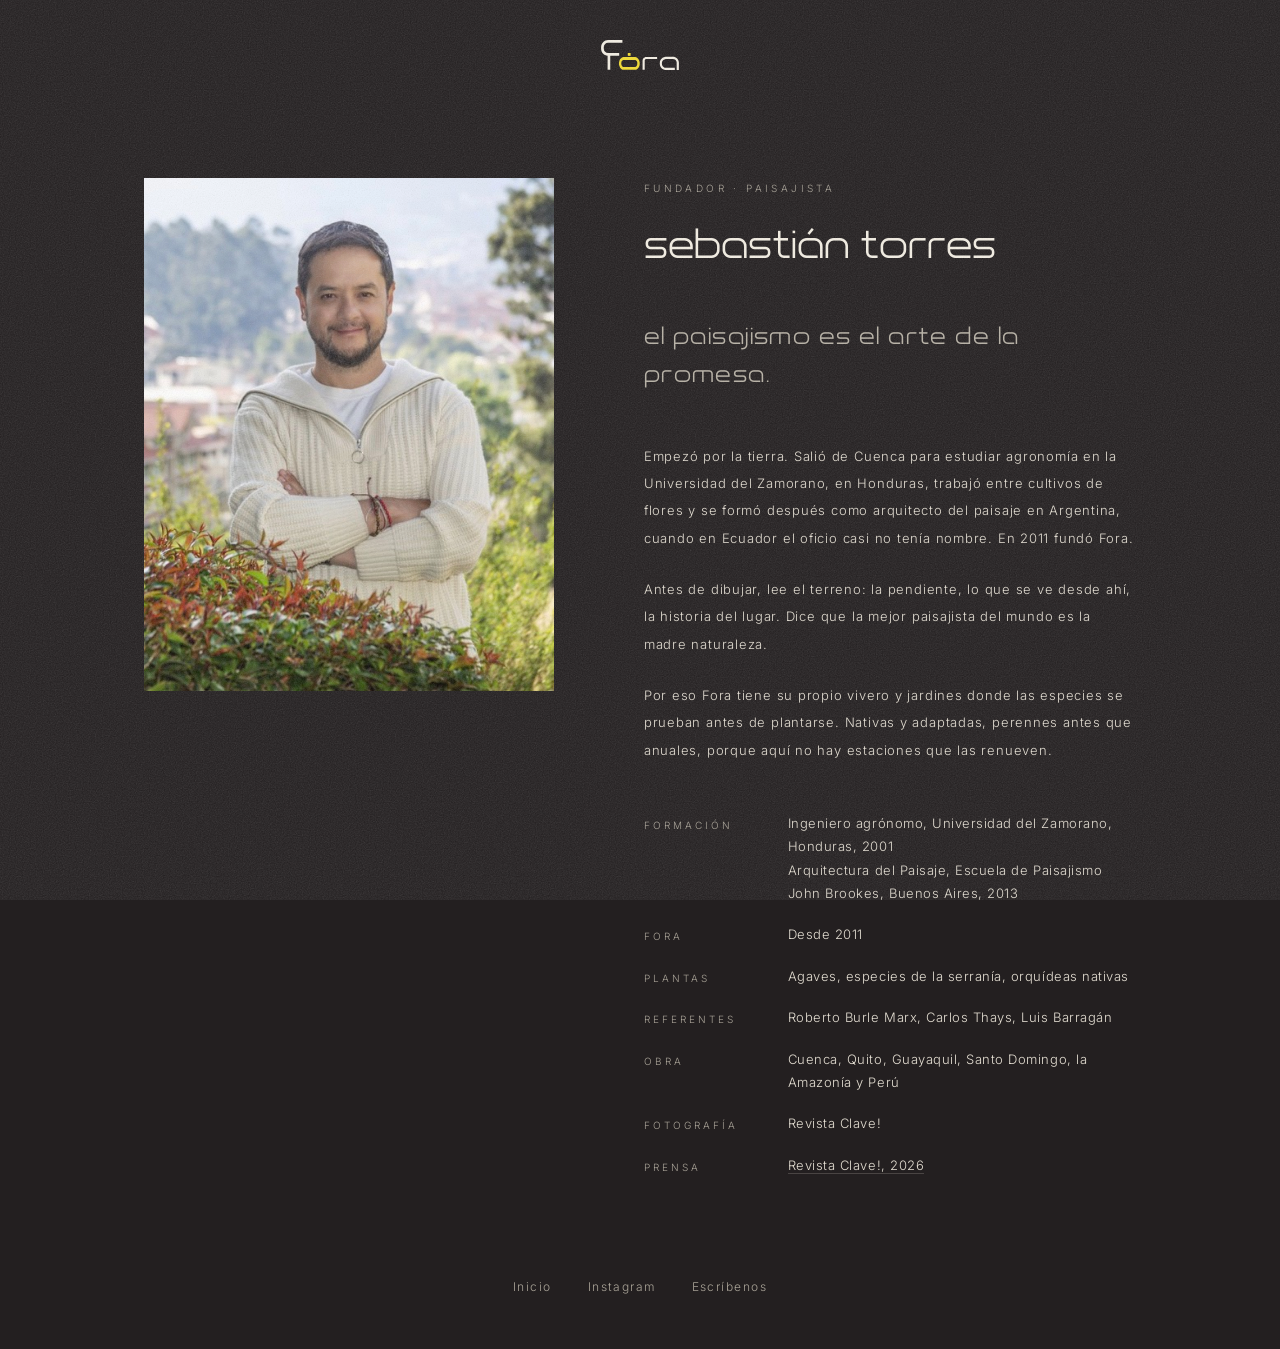
<file: sebastian/index.html>
<!doctype html>
<html lang="es"><head><meta charset="utf-8"><title>Estudio · FORA</title>
<meta name="robots" content="noindex"><meta http-equiv="refresh" content="0; url=/estudio/"><link rel="canonical" href="/estudio/">
<script>location.replace('/estudio/')</script></head>
<body style="background:#231F20"></body></html>
</file>
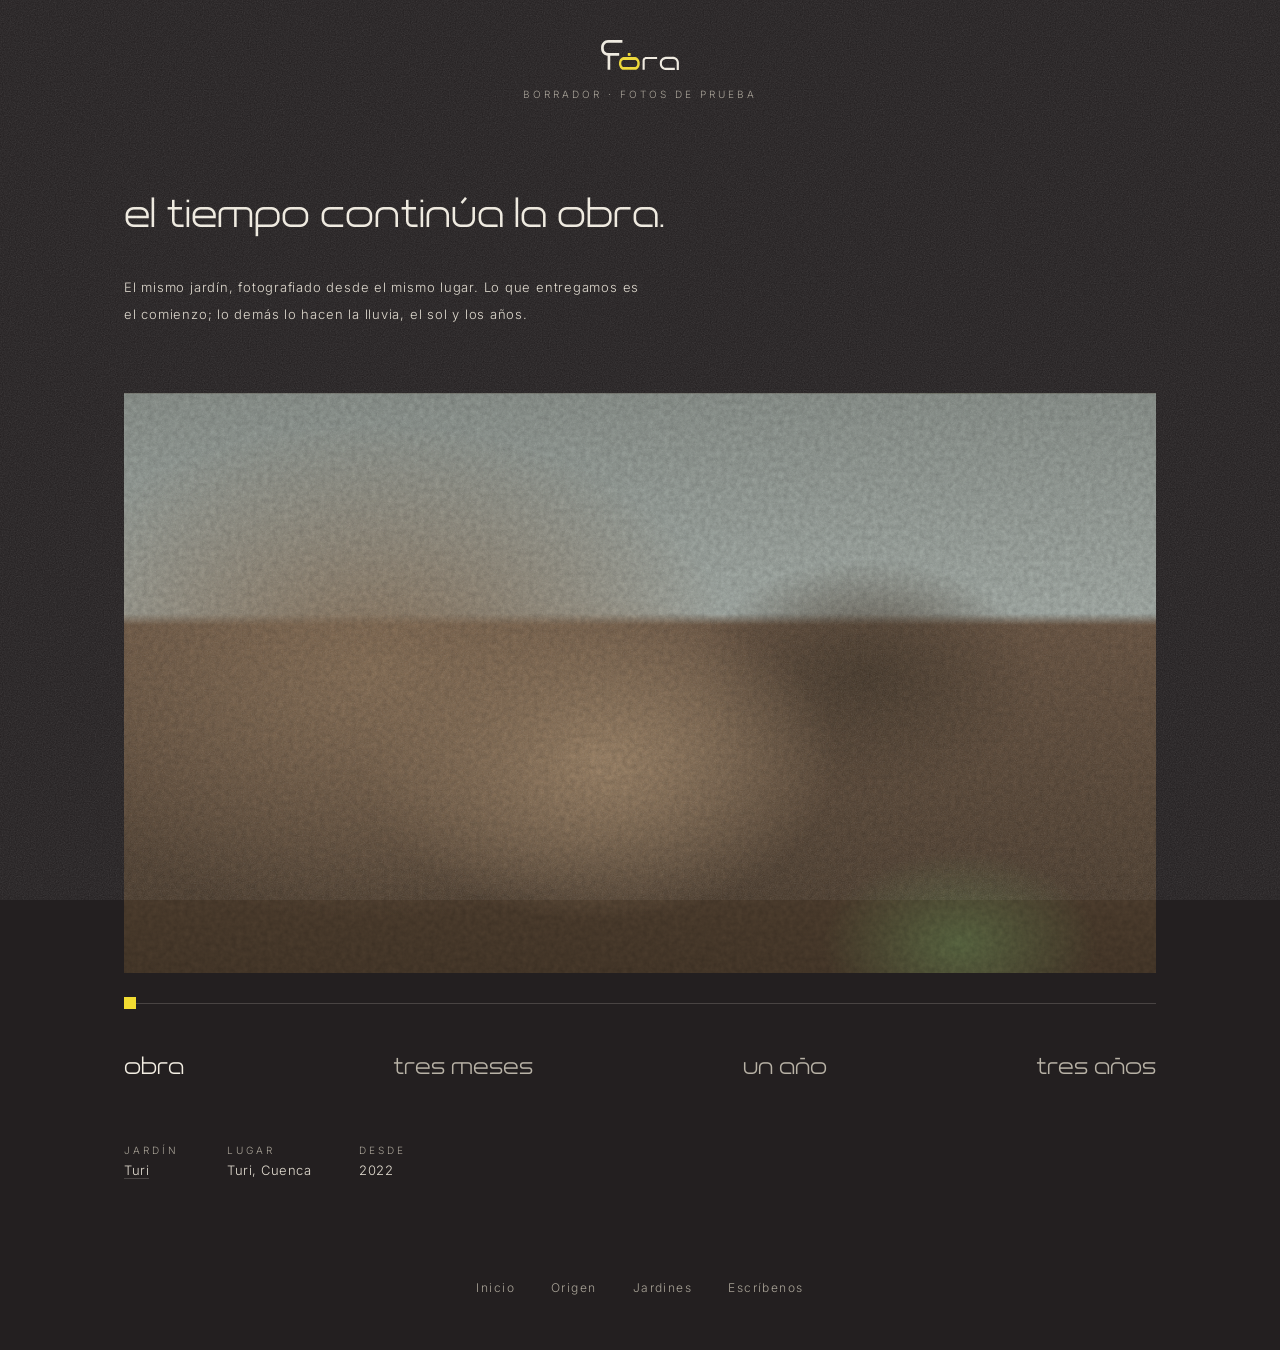
<file: tiempo/index.html>
<!doctype html>
<html lang="es">
<head>
<meta charset="utf-8">
<meta name="viewport" content="width=device-width, initial-scale=1">
<title>Tiempo · FORA</title>
<meta name="robots" content="noindex">
<meta name="theme-color" content="#231F20">
<link rel="icon" href="/favicon.svg" type="image/svg+xml">
<link rel="preconnect" href="https://fonts.googleapis.com">
<link rel="preconnect" href="https://fonts.gstatic.com" crossorigin>
<link href="https://fonts.googleapis.com/css2?family=Inter:wght@300;400&display=swap" rel="stylesheet">
<link rel="stylesheet" href="/fora.css">
<style>
:root{--piedra:#231F20;--crema:#F4EFE4;--suave:#E4DED2;--gris:#A9A397;--desc:#B8B2A6;--amarillo:#F2DC32;--linea:rgba(244,239,228,.18)}
*{box-sizing:border-box;margin:0;padding:0}
body{background:var(--piedra);color:var(--crema);font-family:Inter,system-ui,sans-serif;font-weight:300;-webkit-font-smoothing:antialiased}
a{color:inherit;text-decoration:none}
.top{display:flex;justify-content:center;padding:40px 24px 0}
.top img{height:30px;width:auto;display:block}
.aviso{text-align:center;font-size:10px;letter-spacing:.3em;text-transform:uppercase;color:var(--gris);margin-top:18px}
main{max-width:1080px;margin:0 auto;padding:clamp(64px,10vh,120px) 24px 96px}
h1{font-family:"Fora Display",Inter,sans-serif;font-weight:300;text-transform:lowercase;font-size:clamp(30px,3.4vw,40px);line-height:1.3;max-width:640px}
.intro{font-size:13px;line-height:2.1;letter-spacing:.06em;color:var(--suave);max-width:520px;margin:32px 0 64px}
.marco{position:relative;width:100%;aspect-ratio:16/9;overflow:hidden}
.marco div{position:absolute;inset:0;background-size:cover;background-position:center;opacity:0;transition:opacity .2s linear}
.momentos{display:flex;justify-content:space-between;margin-top:28px;font-family:"Fora Display",Inter,sans-serif;text-transform:lowercase;font-size:clamp(16.5px,1.865vw,23.7px);color:var(--desc)}
.momentos button{background:none;border:0;color:inherit;font:inherit;cursor:pointer;padding:6px 0;transition:color .3s}
.momentos button.on{color:var(--crema)}
input[type=range]:focus{outline:none}input[type=range]:focus-visible{outline:1px solid var(--linea);outline-offset:4px}
input[type=range]{width:100%;margin-top:18px;-webkit-appearance:none;appearance:none;background:transparent;height:24px;cursor:pointer}
input[type=range]::-webkit-slider-runnable-track{height:1px;background:var(--linea)}
input[type=range]::-moz-range-track{height:1px;background:var(--linea)}
input[type=range]::-webkit-slider-thumb{-webkit-appearance:none;width:12px;height:12px;background:var(--amarillo);margin-top:-6px;border:0}
input[type=range]::-moz-range-thumb{width:12px;height:12px;background:var(--amarillo);border:0;border-radius:0}
.ficha{display:flex;gap:48px;flex-wrap:wrap;margin-top:56px;font-size:13px;letter-spacing:.04em;color:var(--suave)}
.ficha dt{font-size:10px;letter-spacing:.3em;text-transform:uppercase;color:var(--gris);margin-bottom:6px}
.ficha a{border-bottom:1px solid var(--linea)}
nav.pie{display:flex;justify-content:center;gap:36px;padding:0 24px 48px;flex-wrap:wrap}
nav.pie a{font-size:12px;letter-spacing:.12em;color:var(--gris);padding:6px 0;border-bottom:1px solid transparent;transition:border-color .3s,color .3s}
nav.pie a:hover{border-color:var(--linea);color:var(--crema)}
@media(max-width:600px){.marco{aspect-ratio:4/5}}
</style>
</head>
<body>
<header class="top"><a href="/" aria-label="FORA, inicio"><img src="/logo-fora-palabra.svg" alt="Fora"></a></header>
<p class="aviso">borrador · fotos de prueba</p>
<main>
  <h1>el tiempo continúa la obra.</h1>
  <p class="intro">El mismo jardín, fotografiado desde el mismo lugar. Lo que entregamos es el comienzo; lo demás lo hacen la lluvia, el sol y los años.</p>
  <div class="marco" id="marco"></div>
  <input type="range" id="t" min="0" max="300" value="0" aria-label="tiempo">
  <div class="momentos" id="momentos"></div>
  <dl class="ficha">
    <div><dt>jardín</dt><dd><a href="/jardines/#turi">Turi</a></dd></div>
    <div><dt>lugar</dt><dd>Turi, Cuenca</dd></div>
    <div><dt>desde</dt><dd>2022</dd></div>
  </dl>
</main>
<nav class="pie"><a href="/">Inicio</a><a href="/origen/">Origen</a><a href="/jardines/">Jardines</a><a href="mailto:hola@forapaisaje.com">Escríbenos</a></nav>
<script>
// fotos de prueba: el jardín va cerrándose y cambiando de color con los meses
const M=[
 {n:'obra',c:['#6B5440','#8A7055','#A88C6C','#5E6B45','#4A3B2C'],k:4},
 {n:'tres meses',c:['#6B5440','#7E8A4E','#A2A86A','#C9C79A','#4A3B2C'],k:7},
 {n:'un año',c:['#56713A','#8BA05A','#B89A4A','#C9A3C2','#3B4A2B'],k:11},
 {n:'tres años',c:['#B89A4A','#E0C978','#8C8A55','#9A6FA8','#4F4A2C'],k:15}
];
function rnd(s){return()=>{s=(s*9301+49297)%233280;return s/233280}}
const GRANO="url(\"data:image/svg+xml;utf8,<svg xmlns='http://www.w3.org/2000/svg' width='220' height='220'><filter id='n'><feTurbulence type='fractalNoise' baseFrequency='.9' numOctaves='3'/><feColorMatrix values='0 0 0 0 0 0 0 0 0 0 0 0 0 0 0 0 0 0 .22 0'/></filter><rect width='100%' height='100%' filter='url(%23n)'/></svg>\")";
function textura(m){const r=rnd(101),cap=[GRANO];for(let i=0;i<m.k;i++){const x=Math.round(r()*100),y=Math.round(40+r()*60),s=Math.round(15+r()*40);cap.push(`radial-gradient(${s}% ${Math.round(s*1.2)}% at ${x}% ${y}%, ${m.c[1+i%4]} 0%, transparent 70%)`)}cap.push(`linear-gradient(180deg, #8E9690 0%, #A9B2AC 38%, ${m.c[0]} 40%, ${m.c[4]} 100%)`);return cap.join(',')}
const marco=document.getElementById('marco'),mom=document.getElementById('momentos'),t=document.getElementById('t');
M.forEach((m,i)=>{const d=document.createElement('div');d.style.backgroundImage=textura(m);marco.appendChild(d);
  const b=document.createElement('button');b.textContent=m.n;b.onclick=()=>{t.value=i*100;pintar()};mom.appendChild(b)});
const capas=marco.children,bots=mom.children;
function pintar(){const v=t.value/100;for(let i=0;i<M.length;i++){const o=Math.max(0,1-Math.abs(v-i));capas[i].style.opacity=o;bots[i].classList.toggle('on',Math.round(v)===i)}}
t.addEventListener('input',pintar);pintar();
</script>
</body>
</html>
</file>
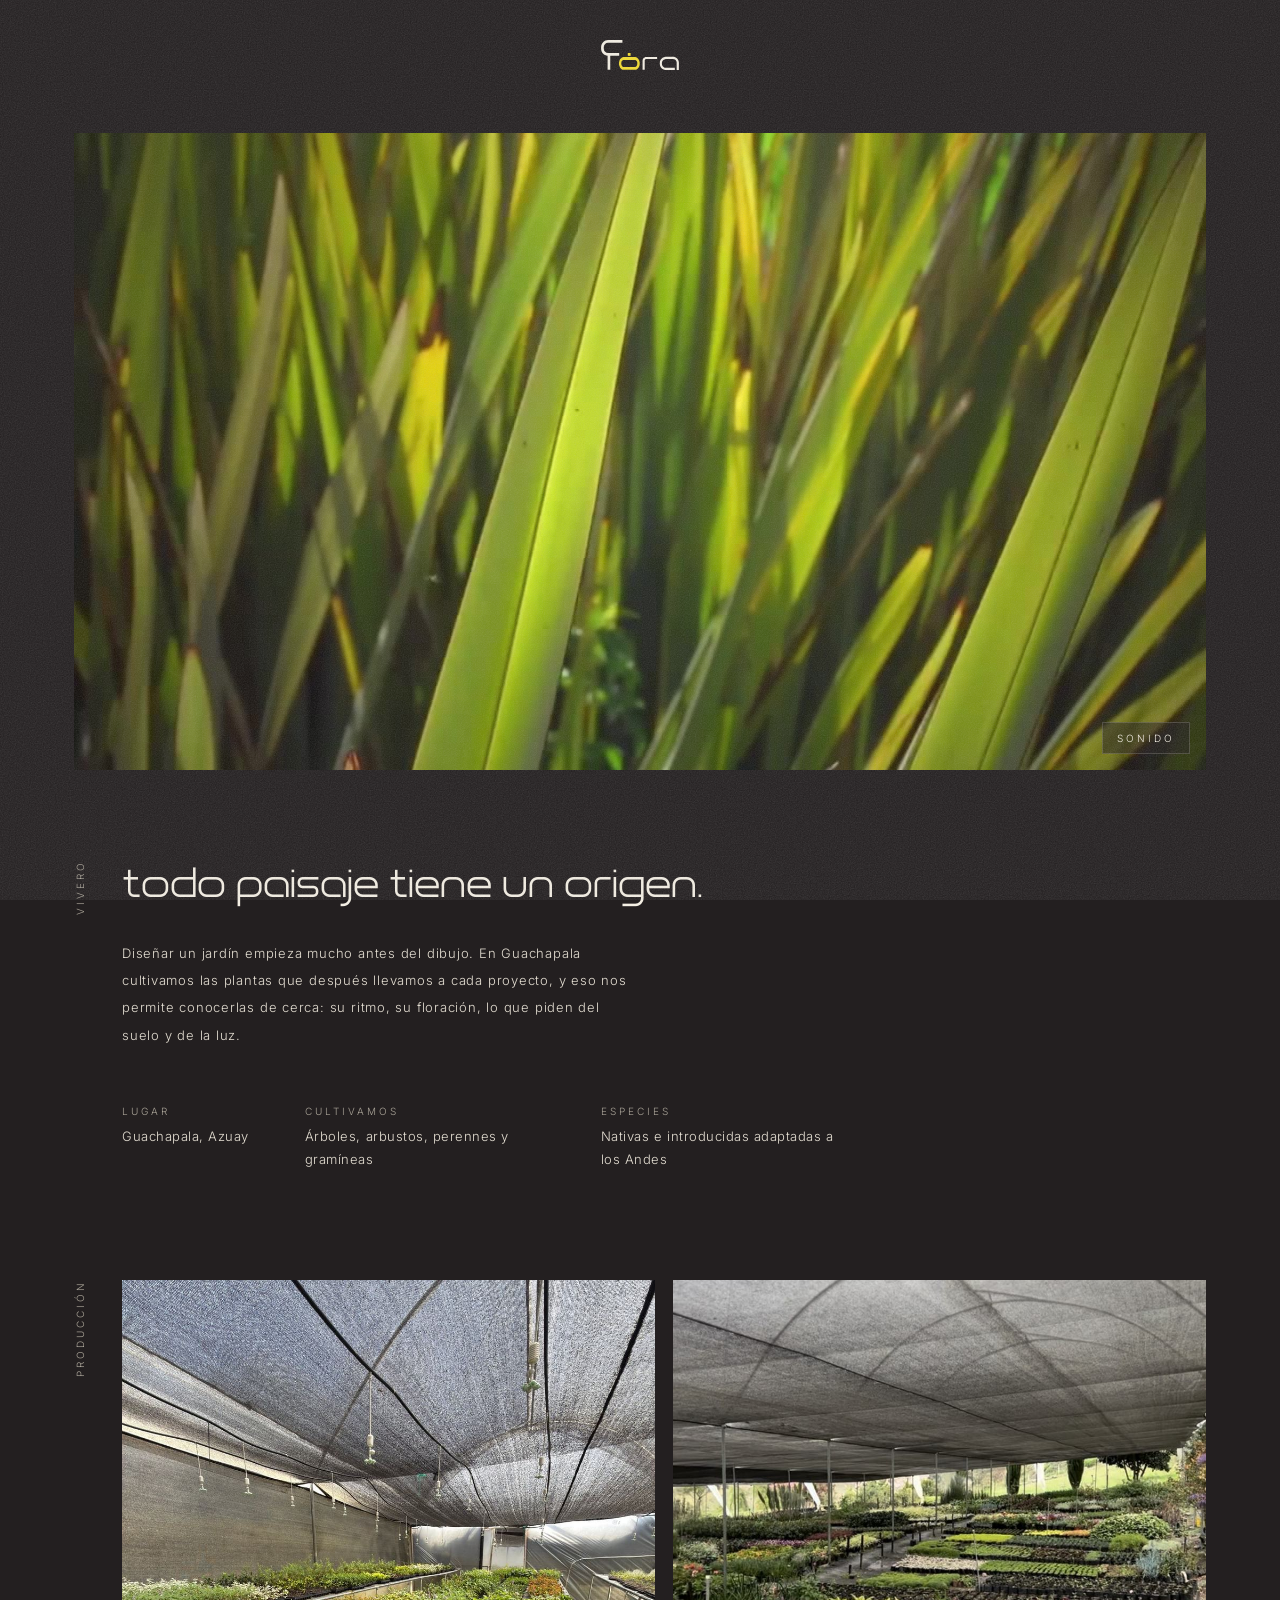
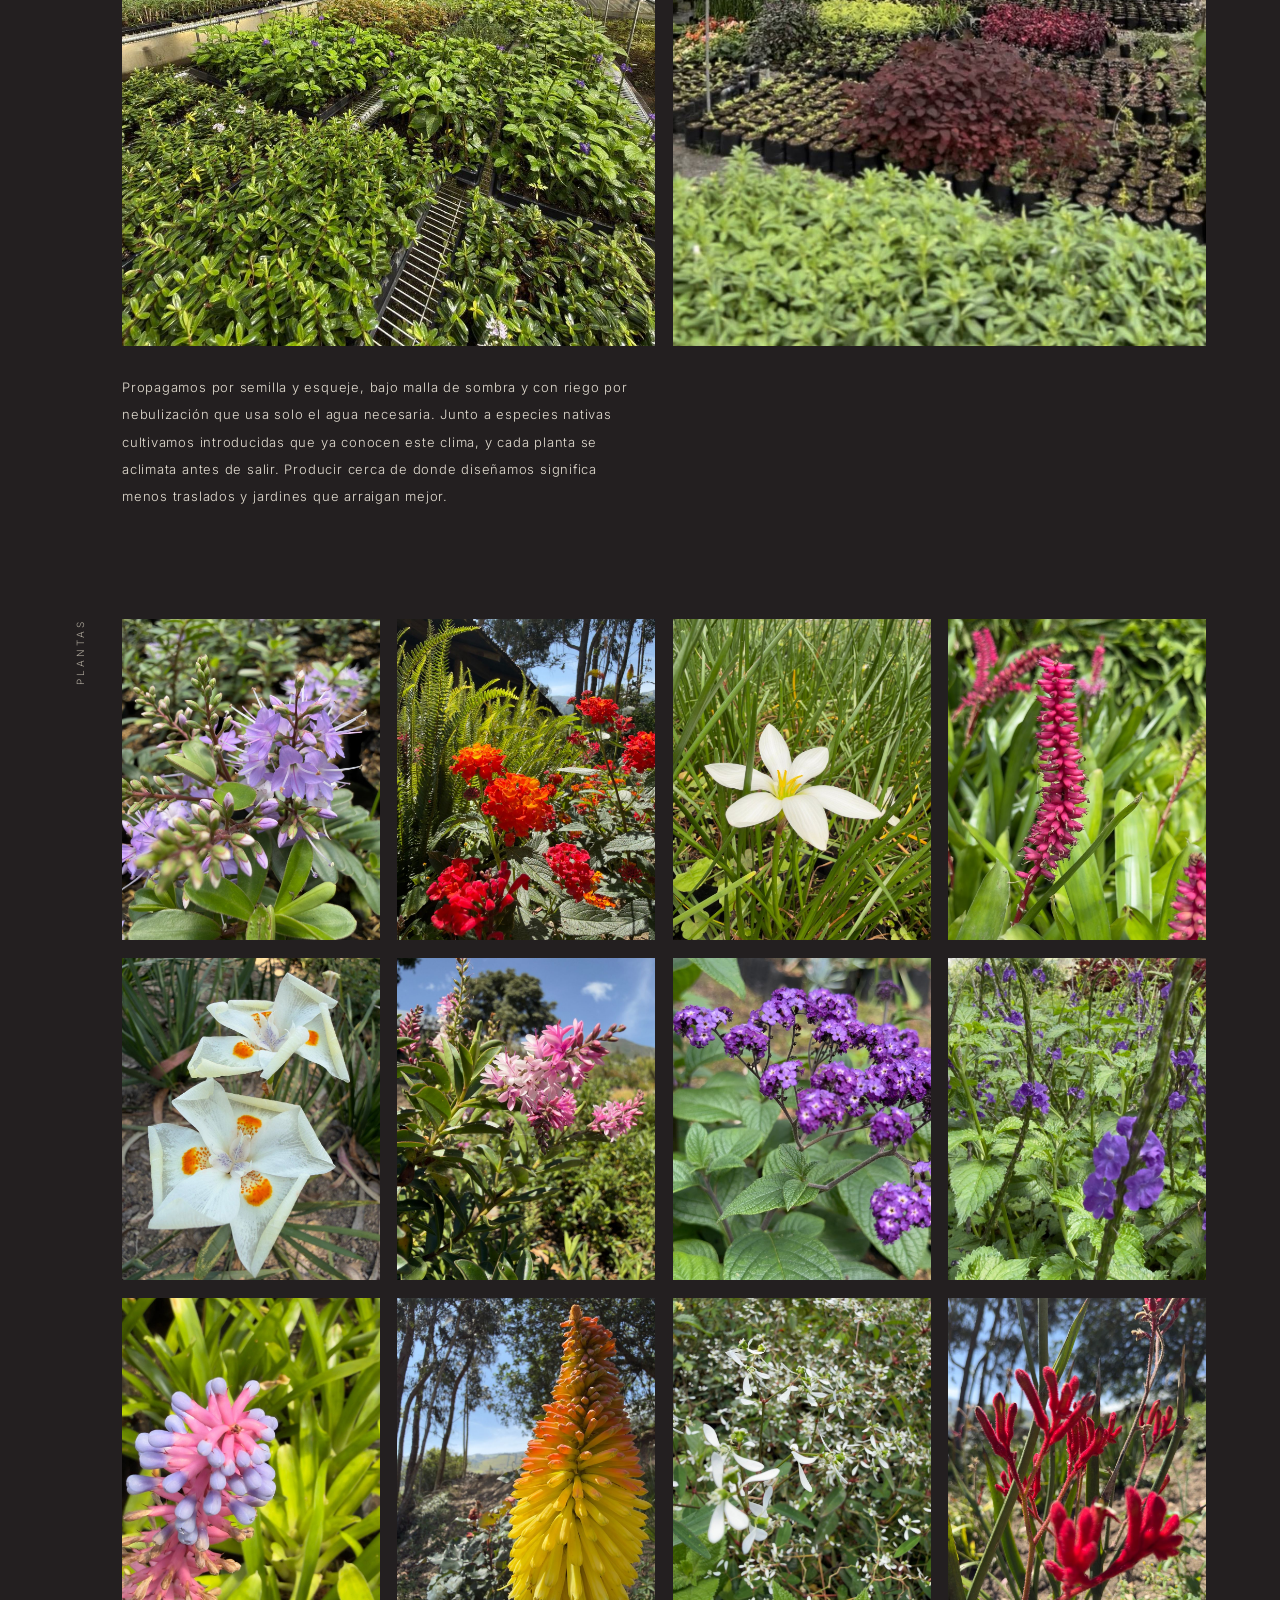
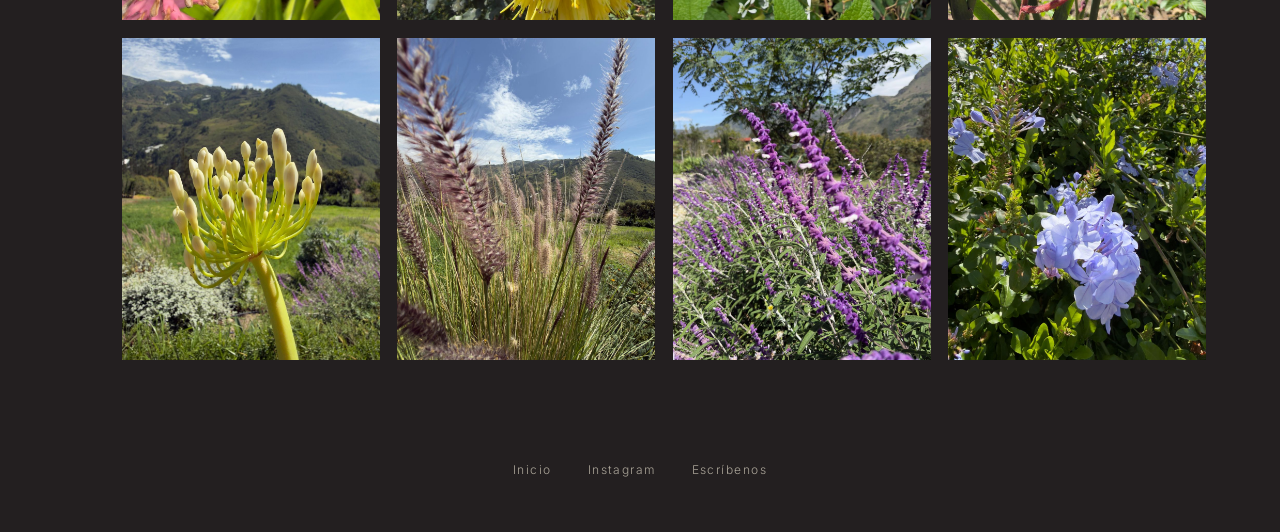
<file: vivero/index.html>
<!doctype html>
<html lang="es">
<head>
<meta charset="utf-8">
<meta name="viewport" content="width=device-width, initial-scale=1">
<title>Vivero · FORA</title>
<meta name="description" content="Vivero de FORA en Guachapala, Azuay: producción propia de árboles, arbustos, perennes y gramíneas, nativas e introducidas, para los jardines que diseñamos.">
<meta property="og:title" content="Vivero · FORA">
<meta property="og:description" content="Todo paisaje tiene un origen.">
<meta property="og:image" content="https://forapaisaje.com/vivero/poster.jpg">
<meta name="theme-color" content="#231F20">
<link rel="icon" href="/favicon.svg" type="image/svg+xml">
<link rel="preconnect" href="https://fonts.googleapis.com">
<link rel="preconnect" href="https://fonts.gstatic.com" crossorigin>
<link href="https://fonts.googleapis.com/css2?family=Inter:wght@300;400&display=swap" rel="stylesheet">
<link rel="stylesheet" href="/fora.css">
<style>
:root{--piedra:#231F20;--crema:#F4EFE4;--suave:#E4DED2;--gris:#A9A397;--desc:#B8B2A6;--linea:rgba(244,239,228,.18)}
*{box-sizing:border-box;margin:0;padding:0}
body{background:var(--piedra);color:var(--crema);font-family:Inter,system-ui,sans-serif;font-weight:300;-webkit-font-smoothing:antialiased}
a{color:inherit;text-decoration:none}
.top{display:flex;justify-content:center;padding:40px 24px 0}
.top img{height:30px;width:auto;display:block}
.aviso{text-align:center;font-size:10px;letter-spacing:.3em;text-transform:uppercase;color:var(--gris);margin-top:18px}
.cine{max-width:1180px;margin:clamp(40px,7vh,72px) auto 0;padding:0 24px}
.cine{position:relative}
.cine video{display:block;width:100%;aspect-ratio:16/9;object-fit:cover;background:#2c2728}
.sonido{position:absolute;right:40px;bottom:16px;background:rgba(35,31,32,.55);border:1px solid var(--linea);color:var(--crema);font:inherit;font-size:10px;letter-spacing:.3em;text-transform:uppercase;padding:9px 14px;cursor:pointer;transition:background .3s}
.sonido:hover{background:rgba(35,31,32,.8)}
main{max-width:1180px;margin:0 auto;padding:clamp(64px,10vh,120px) 24px 96px}
.cab{display:grid;grid-template-columns:28px 1fr;gap:20px}
.et{writing-mode:vertical-rl;transform:rotate(180deg);font-size:10px;letter-spacing:.3em;text-transform:uppercase;color:var(--gris);align-self:start}
h1{font-family:"Fora Display",Inter,sans-serif;font-weight:300;text-transform:lowercase;font-size:clamp(30px,3.4vw,40px);line-height:1.3;max-width:640px}
.intro{font-size:13px;line-height:2.1;letter-spacing:.06em;color:var(--suave);max-width:520px;margin-top:28px}
.datos{display:flex;gap:56px;flex-wrap:wrap;margin:56px 0 0 48px}
.datos dt{font-size:10px;letter-spacing:.3em;text-transform:uppercase;color:var(--gris);margin-bottom:8px}
.datos dd{font-size:13px;letter-spacing:.04em;line-height:1.8;color:var(--suave);max-width:240px}
.plantas,.produce{margin-top:clamp(72px,12vh,140px)}
.par{display:grid;grid-template-columns:1fr 1fr;gap:clamp(10px,1.4vw,20px)}
.par img{display:block;width:100%;aspect-ratio:4/5;object-fit:cover;background:#2c2728}
.nota{font-size:13px;line-height:2.1;letter-spacing:.06em;color:var(--suave);max-width:520px;margin-top:28px}
.reja{display:grid;grid-template-columns:repeat(4,1fr);gap:clamp(10px,1.4vw,20px)}
.reja div{aspect-ratio:4/5;background:#2c2728 center/cover no-repeat}
nav.pie{display:flex;justify-content:center;gap:36px;padding:0 24px 48px;flex-wrap:wrap}
nav.pie a{font-size:12px;letter-spacing:.12em;color:var(--gris);padding:6px 0;border-bottom:1px solid transparent;transition:border-color .3s,color .3s}
nav.pie a:hover{border-color:var(--linea);color:var(--crema)}
@media(max-width:760px){
  .cab{grid-template-columns:1fr;gap:16px}.et{writing-mode:horizontal-tb;transform:none}
  .datos{margin-left:0;gap:32px}
  .reja{grid-template-columns:repeat(2,1fr)}
  
}
</style>
</head>
<body>
<header class="top"><a href="/" aria-label="FORA, inicio"><img src="/logo-fora-palabra.svg" alt="Fora"></a></header>
<div class="cine">
  <video src="/vivero/vivero.mp4" poster="/vivero/poster.jpg" autoplay muted loop playsinline preload="metadata" aria-label="El vivero de FORA en Guachapala"></video>
  <button class="sonido" type="button" aria-pressed="false">sonido</button>
</div>
<main>
  <section class="cab">
    <span class="et">vivero</span>
    <div>
      <h1>todo paisaje tiene un origen.</h1>
      <p class="intro">Diseñar un jardín empieza mucho antes del dibujo. En Guachapala cultivamos las plantas que después llevamos a cada proyecto, y eso nos permite conocerlas de cerca: su ritmo, su floración, lo que piden del suelo y de la luz.</p>
    </div>
  </section>
  <dl class="datos">
    <div><dt>lugar</dt><dd>Guachapala, Azuay</dd></div>
    <div><dt>cultivamos</dt><dd>Árboles, arbustos, perennes y gramíneas</dd></div>
    <div><dt>especies</dt><dd>Nativas e introducidas adaptadas a los Andes</dd></div>
  </dl>
  <section class="produce cab">
    <span class="et">producción</span>
    <div>
      <div class="par">
        <img src="/vivero/invernadero-2.jpg" alt="Mesas de cultivo con riego por nebulización en el invernadero" loading="lazy">
        <img src="/vivero/invernadero-3.jpg" alt="Plantas en funda bajo malla de sombra en el vivero de Guachapala" loading="lazy">
      </div>
      <p class="nota">Propagamos por semilla y esqueje, bajo malla de sombra y con riego por nebulización que usa solo el agua necesaria. Junto a especies nativas cultivamos introducidas que ya conocen este clima, y cada planta se aclimata antes de salir. Producir cerca de donde diseñamos significa menos traslados y jardines que arraigan mejor.</p>
    </div>
  </section>
  <section class="plantas cab">
    <span class="et">plantas</span>
    <div class="reja">
      <div style="background-image:url(/vivero/planta-1.jpg)"></div>
      <div style="background-image:url(/vivero/planta-2.jpg)"></div>
      <div style="background-image:url(/vivero/planta-3.jpg)"></div>
      <div style="background-image:url(/vivero/planta-4.jpg)"></div>
      <div style="background-image:url(/vivero/planta-5.jpg)"></div>
      <div style="background-image:url(/vivero/planta-6.jpg)"></div>
      <div style="background-image:url(/vivero/planta-7.jpg)"></div>
      <div style="background-image:url(/vivero/planta-8.jpg)"></div>
      <div style="background-image:url(/vivero/planta-9.jpg)"></div>
      <div style="background-image:url(/vivero/planta-10.jpg)"></div>
      <div style="background-image:url(/vivero/planta-11.jpg)"></div>
      <div style="background-image:url(/vivero/planta-13.jpg)"></div>
      <div style="background-image:url(/vivero/planta-14.jpg)"></div>
      <div style="background-image:url(/vivero/planta-15.jpg)"></div>
      <div style="background-image:url(/vivero/planta-16.jpg)"></div>
      <div style="background-image:url(/vivero/planta-17.jpg)"></div>
    </div>
  </section>
</main>
<nav class="pie"><a href="/">Inicio</a><a href="https://www.instagram.com/fora_paisajismo/" rel="noopener">Instagram</a><a href="mailto:hola@forapaisaje.com">Escríbenos</a></nav>
<script>
const v=document.querySelector('.cine video'),b=document.querySelector('.sonido');
b.onclick=()=>{v.muted=!v.muted;if(!v.muted){v.volume=1;v.play()}b.textContent=v.muted?'sonido':'silencio';b.setAttribute('aria-pressed',String(!v.muted))};
</script>
</body>
</html>
</file>
<file: fora.css>
@font-face{font-family:"Fora Display";src:url([data-uri]) format("woff2");font-weight:300;font-display:swap}
body::before{content:"";position:fixed;inset:0;pointer-events:none;z-index:20;opacity:.16;background-image:url("data:image/svg+xml,%3Csvg xmlns='http://www.w3.org/2000/svg' width='300' height='300'%3E%3Cfilter id='n'%3E%3CfeTurbulence type='fractalNoise' baseFrequency='.85' numOctaves='3' stitchTiles='stitch'/%3E%3CfeColorMatrix type='saturate' values='0'/%3E%3C/filter%3E%3Crect width='300' height='300' filter='url(%23n)'/%3E%3C/svg%3E")}
</file>
